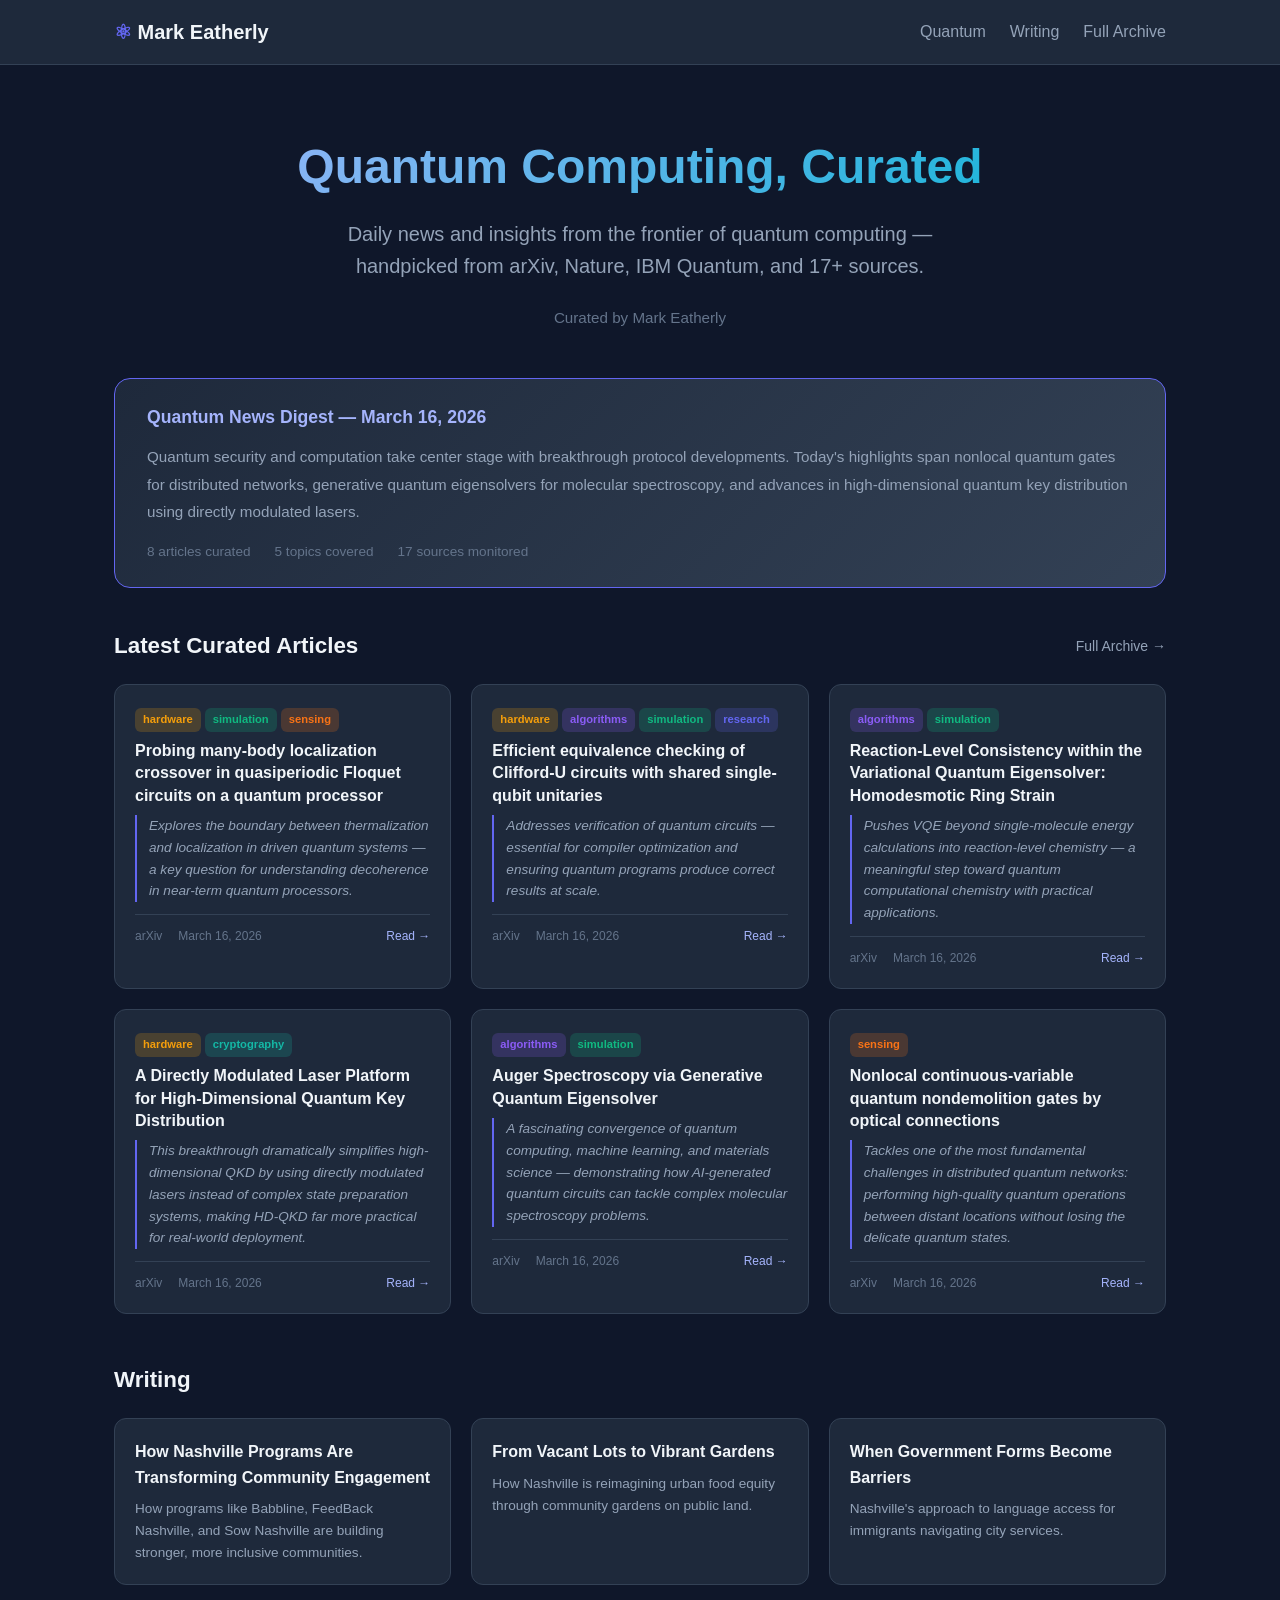
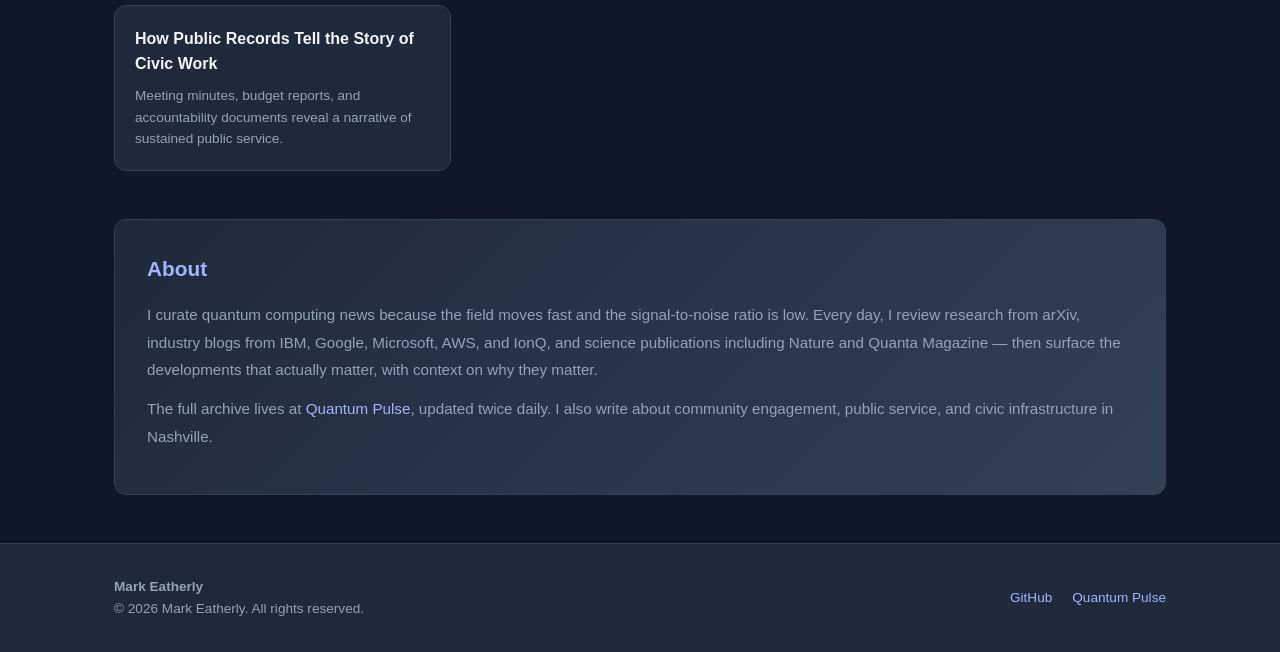
<file: index.html>
<!DOCTYPE html>
<html lang="en">
<head>
    <meta charset="UTF-8">
    <meta name="viewport" content="width=device-width, initial-scale=1.0">
    <title>Mark Eatherly — Quantum Computing Curator</title>
    <meta name="description" content="Mark Eatherly curates daily quantum computing news, research, and insights from arXiv, Nature, IBM Quantum, and 17+ sources.">
    <meta name="author" content="Mark Eatherly">
    <link rel="canonical" href="https://markeatherly.com/">
    <meta property="og:title" content="Mark Eatherly — Quantum Computing Curator">
    <meta property="og:description" content="Daily curated quantum computing news and expert commentary.">
    <meta property="og:type" content="website">
    <meta property="og:url" content="https://markeatherly.com/">
    <meta name="twitter:card" content="summary">
    <meta name="twitter:title" content="Mark Eatherly — Quantum Computing Curator">
    <link rel="stylesheet" href="/style.css">
    <script type="application/ld+json">
    {
        "@context": "https://schema.org",
        "@type": "Person",
        "name": "Mark Eatherly",
        "url": "https://markeatherly.com",
        "jobTitle": "Quantum Computing Curator",
        "knowsAbout": ["Quantum Computing", "Quantum Information", "Quantum Algorithms", "Quantum Cryptography", "Community Engagement", "Nashville"],
        "sameAs": [
            "https://github.com/MarsVMondo",
            "https://marsvmondo.github.io",
            "https://subvurs.github.io/quantum-curator"
        ]
    }
    </script>
</head>
<body>
    <header class="site-header">
        <div class="container">
            <div class="header-content">
                <a href="/" class="site-name"><span>&#9883;</span> Mark Eatherly</a>
                <nav class="main-nav">
                    <a href="/">Quantum</a>
                    <a href="/writing/">Writing</a>
                    <a href="https://subvurs.github.io/quantum-curator/" target="_blank">Full Archive</a>
                </nav>
            </div>
        </div>
    </header>

    <main>
        <div class="container">
            <section class="hero">
                <h1>Quantum Computing, Curated</h1>
                <p class="subtitle">Daily news and insights from the frontier of quantum computing — handpicked from arXiv, Nature, IBM Quantum, and 17+ sources.</p>
                <p class="tagline">Curated by Mark Eatherly</p>
            </section>

            <section class="digest-banner">
                <h2>Quantum News Digest — March 16, 2026</h2>
                <p>Quantum security and computation take center stage with breakthrough protocol developments. Today's highlights span nonlocal quantum gates for distributed networks, generative quantum eigensolvers for molecular spectroscopy, and advances in high-dimensional quantum key distribution using directly modulated lasers.</p>
                <div class="digest-meta">
                    <span>8 articles curated</span>
                    <span>5 topics covered</span>
                    <span>17 sources monitored</span>
                </div>
            </section>

            <section>
                <div class="section-header">
                    <h2>Latest Curated Articles</h2>
                    <a href="https://subvurs.github.io/quantum-curator/" class="view-all">Full Archive &rarr;</a>
                </div>

                <div class="posts-grid">
                    <article class="post-card">
                        <div><span class="topic-tag topic-hardware">hardware</span><span class="topic-tag topic-simulation">simulation</span><span class="topic-tag topic-sensing">sensing</span></div>
                        <h3><a href="https://arxiv.org/abs/2603.12675v1" target="_blank">Probing many-body localization crossover in quasiperiodic Floquet circuits on a quantum processor</a></h3>
                        <div class="post-commentary">Explores the boundary between thermalization and localization in driven quantum systems — a key question for understanding decoherence in near-term quantum processors.</div>
                        <div class="post-meta"><span>arXiv</span><span>March 16, 2026</span><a href="https://arxiv.org/abs/2603.12675v1" class="read-link" target="_blank">Read &rarr;</a></div>
                    </article>

                    <article class="post-card">
                        <div><span class="topic-tag topic-hardware">hardware</span><span class="topic-tag topic-algorithms">algorithms</span><span class="topic-tag topic-simulation">simulation</span><span class="topic-tag topic-research">research</span></div>
                        <h3><a href="https://arxiv.org/abs/2603.12697v1" target="_blank">Efficient equivalence checking of Clifford-U circuits with shared single-qubit unitaries</a></h3>
                        <div class="post-commentary">Addresses verification of quantum circuits — essential for compiler optimization and ensuring quantum programs produce correct results at scale.</div>
                        <div class="post-meta"><span>arXiv</span><span>March 16, 2026</span><a href="https://arxiv.org/abs/2603.12697v1" class="read-link" target="_blank">Read &rarr;</a></div>
                    </article>

                    <article class="post-card">
                        <div><span class="topic-tag topic-algorithms">algorithms</span><span class="topic-tag topic-simulation">simulation</span></div>
                        <h3><a href="https://arxiv.org/abs/2603.12737v1" target="_blank">Reaction-Level Consistency within the Variational Quantum Eigensolver: Homodesmotic Ring Strain</a></h3>
                        <div class="post-commentary">Pushes VQE beyond single-molecule energy calculations into reaction-level chemistry — a meaningful step toward quantum computational chemistry with practical applications.</div>
                        <div class="post-meta"><span>arXiv</span><span>March 16, 2026</span><a href="https://arxiv.org/abs/2603.12737v1" class="read-link" target="_blank">Read &rarr;</a></div>
                    </article>

                    <article class="post-card">
                        <div><span class="topic-tag topic-hardware">hardware</span><span class="topic-tag topic-cryptography">cryptography</span></div>
                        <h3><a href="https://arxiv.org/abs/2603.12819v1" target="_blank">A Directly Modulated Laser Platform for High-Dimensional Quantum Key Distribution</a></h3>
                        <div class="post-commentary">This breakthrough dramatically simplifies high-dimensional QKD by using directly modulated lasers instead of complex state preparation systems, making HD-QKD far more practical for real-world deployment.</div>
                        <div class="post-meta"><span>arXiv</span><span>March 16, 2026</span><a href="https://arxiv.org/abs/2603.12819v1" class="read-link" target="_blank">Read &rarr;</a></div>
                    </article>

                    <article class="post-card">
                        <div><span class="topic-tag topic-algorithms">algorithms</span><span class="topic-tag topic-simulation">simulation</span></div>
                        <h3><a href="https://arxiv.org/abs/2603.12859v1" target="_blank">Auger Spectroscopy via Generative Quantum Eigensolver</a></h3>
                        <div class="post-commentary">A fascinating convergence of quantum computing, machine learning, and materials science — demonstrating how AI-generated quantum circuits can tackle complex molecular spectroscopy problems.</div>
                        <div class="post-meta"><span>arXiv</span><span>March 16, 2026</span><a href="https://arxiv.org/abs/2603.12859v1" class="read-link" target="_blank">Read &rarr;</a></div>
                    </article>

                    <article class="post-card">
                        <div><span class="topic-tag topic-sensing">sensing</span></div>
                        <h3><a href="https://arxiv.org/abs/2603.12866v1" target="_blank">Nonlocal continuous-variable quantum nondemolition gates by optical connections</a></h3>
                        <div class="post-commentary">Tackles one of the most fundamental challenges in distributed quantum networks: performing high-quality quantum operations between distant locations without losing the delicate quantum states.</div>
                        <div class="post-meta"><span>arXiv</span><span>March 16, 2026</span><a href="https://arxiv.org/abs/2603.12866v1" class="read-link" target="_blank">Read &rarr;</a></div>
                    </article>
                </div>
            </section>

            <section class="writing-section">
                <div class="section-header">
                    <h2>Writing</h2>
                </div>
                <div class="writing-grid">
                    <div class="writing-card">
                        <h3><a href="/writing/community-engagement.html">How Nashville Programs Are Transforming Community Engagement</a></h3>
                        <p>How programs like Babbline, FeedBack Nashville, and Sow Nashville are building stronger, more inclusive communities.</p>
                    </div>
                    <div class="writing-card">
                        <h3><a href="/writing/community-gardens.html">From Vacant Lots to Vibrant Gardens</a></h3>
                        <p>How Nashville is reimagining urban food equity through community gardens on public land.</p>
                    </div>
                    <div class="writing-card">
                        <h3><a href="/writing/language-access.html">When Government Forms Become Barriers</a></h3>
                        <p>Nashville's approach to language access for immigrants navigating city services.</p>
                    </div>
                    <div class="writing-card">
                        <h3><a href="/writing/public-records.html">How Public Records Tell the Story of Civic Work</a></h3>
                        <p>Meeting minutes, budget reports, and accountability documents reveal a narrative of sustained public service.</p>
                    </div>
                </div>
            </section>

            <section class="about-card">
                <h2>About</h2>
                <p>I curate quantum computing news because the field moves fast and the signal-to-noise ratio is low. Every day, I review research from arXiv, industry blogs from IBM, Google, Microsoft, AWS, and IonQ, and science publications including Nature and Quanta Magazine — then surface the developments that actually matter, with context on why they matter.</p>
                <p>The full archive lives at <a href="https://subvurs.github.io/quantum-curator/">Quantum Pulse</a>, updated twice daily. I also write about community engagement, public service, and civic infrastructure in Nashville.</p>
            </section>
        </div>
    </main>

    <footer class="site-footer">
        <div class="container">
            <div class="footer-content">
                <div>
                    <p><strong>Mark Eatherly</strong></p>
                    <p class="copyright">&copy; 2026 Mark Eatherly. All rights reserved.</p>
                </div>
                <div class="footer-links">
                    <a href="https://github.com/MarsVMondo">GitHub</a>
                    <a href="https://subvurs.github.io/quantum-curator/">Quantum Pulse</a>
                </div>
            </div>
        </div>
    </footer>
</body>
</html>
</file>
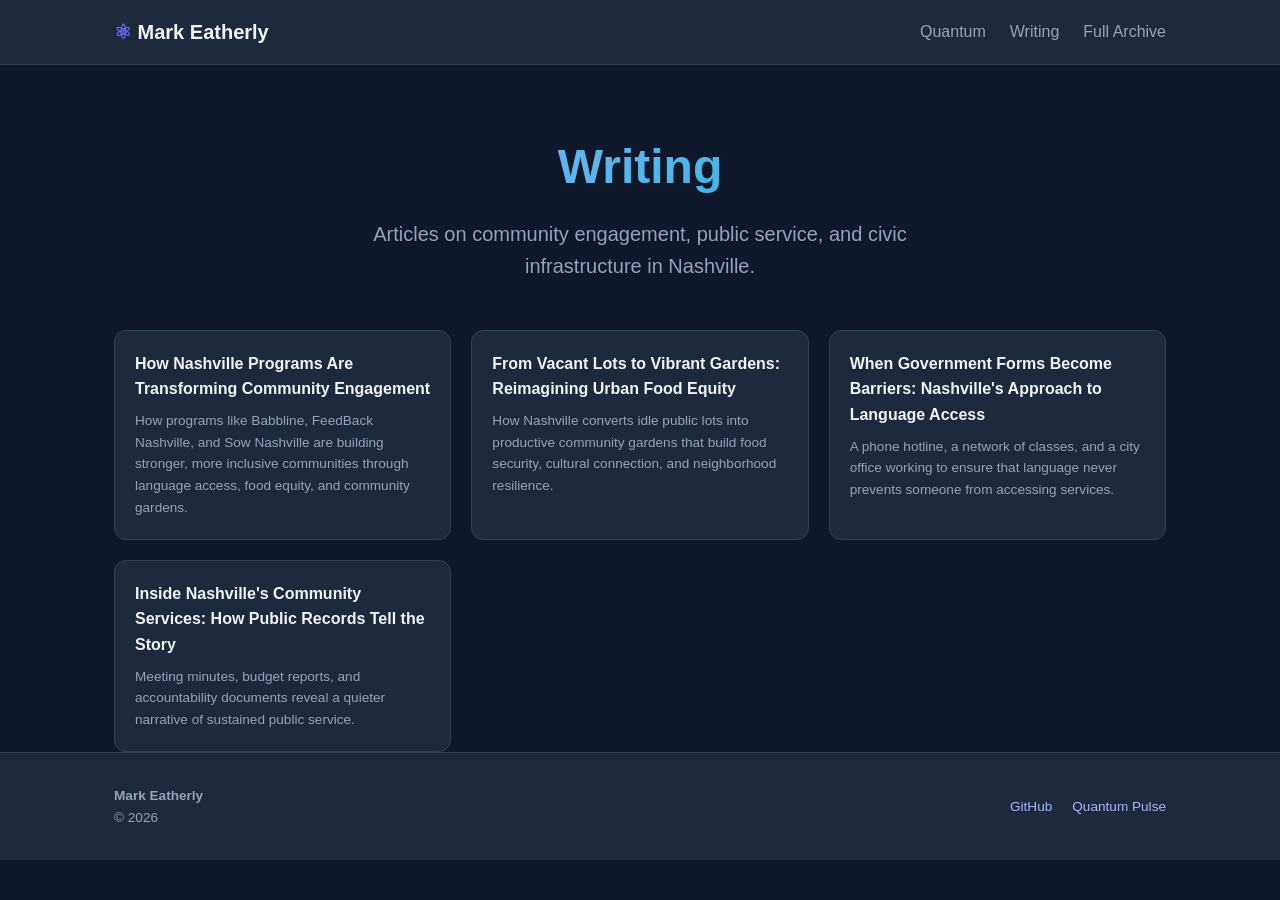
<file: writing/index.html>
<!DOCTYPE html>
<html lang="en">
<head>
    <meta charset="UTF-8">
    <meta name="viewport" content="width=device-width, initial-scale=1.0">
    <title>Writing — Mark Eatherly</title>
    <meta name="description" content="Articles by Mark Eatherly on community engagement, public service, and civic infrastructure in Nashville.">
    <link rel="canonical" href="https://markeatherly.com/writing/">
    <link rel="stylesheet" href="/style.css">
</head>
<body>
    <header class="site-header">
        <div class="container">
            <div class="header-content">
                <a href="/" class="site-name"><span>&#9883;</span> Mark Eatherly</a>
                <nav class="main-nav">
                    <a href="/">Quantum</a>
                    <a href="/writing/">Writing</a>
                    <a href="https://subvurs.github.io/quantum-curator/" target="_blank">Full Archive</a>
                </nav>
            </div>
        </div>
    </header>
    <main>
        <div class="container">
            <section class="hero" style="padding-bottom: 1.5rem;">
                <h1>Writing</h1>
                <p class="subtitle">Articles on community engagement, public service, and civic infrastructure in Nashville.</p>
            </section>
            <div class="writing-grid">
                <div class="writing-card">
                    <h3><a href="/writing/community-engagement.html">How Nashville Programs Are Transforming Community Engagement</a></h3>
                    <p>How programs like Babbline, FeedBack Nashville, and Sow Nashville are building stronger, more inclusive communities through language access, food equity, and community gardens.</p>
                </div>
                <div class="writing-card">
                    <h3><a href="/writing/community-gardens.html">From Vacant Lots to Vibrant Gardens: Reimagining Urban Food Equity</a></h3>
                    <p>How Nashville converts idle public lots into productive community gardens that build food security, cultural connection, and neighborhood resilience.</p>
                </div>
                <div class="writing-card">
                    <h3><a href="/writing/language-access.html">When Government Forms Become Barriers: Nashville's Approach to Language Access</a></h3>
                    <p>A phone hotline, a network of classes, and a city office working to ensure that language never prevents someone from accessing services.</p>
                </div>
                <div class="writing-card">
                    <h3><a href="/writing/public-records.html">Inside Nashville's Community Services: How Public Records Tell the Story</a></h3>
                    <p>Meeting minutes, budget reports, and accountability documents reveal a quieter narrative of sustained public service.</p>
                </div>
            </div>
        </div>
    </main>
    <footer class="site-footer">
        <div class="container">
            <div class="footer-content">
                <div><p><strong>Mark Eatherly</strong></p><p class="copyright">&copy; 2026</p></div>
                <div class="footer-links"><a href="https://github.com/MarsVMondo">GitHub</a><a href="https://subvurs.github.io/quantum-curator/">Quantum Pulse</a></div>
            </div>
        </div>
    </footer>
</body>
</html>
</file>
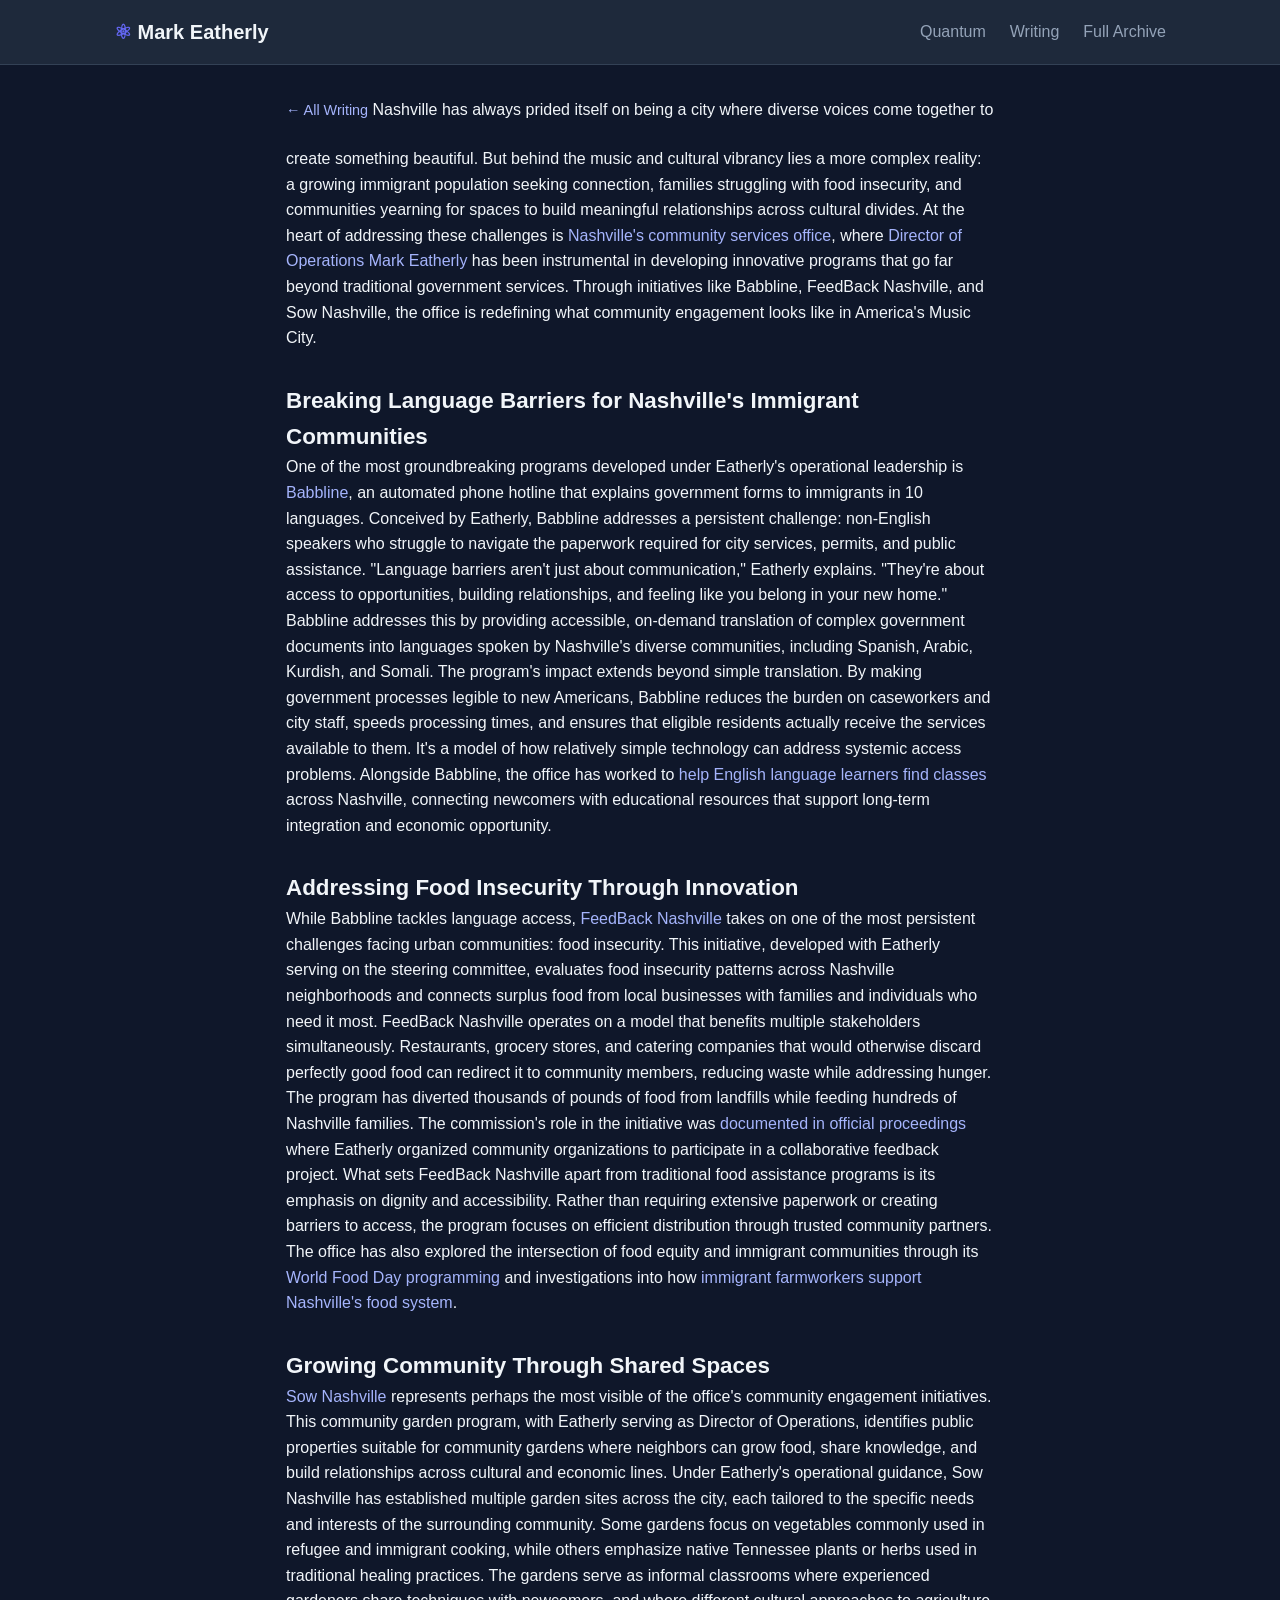
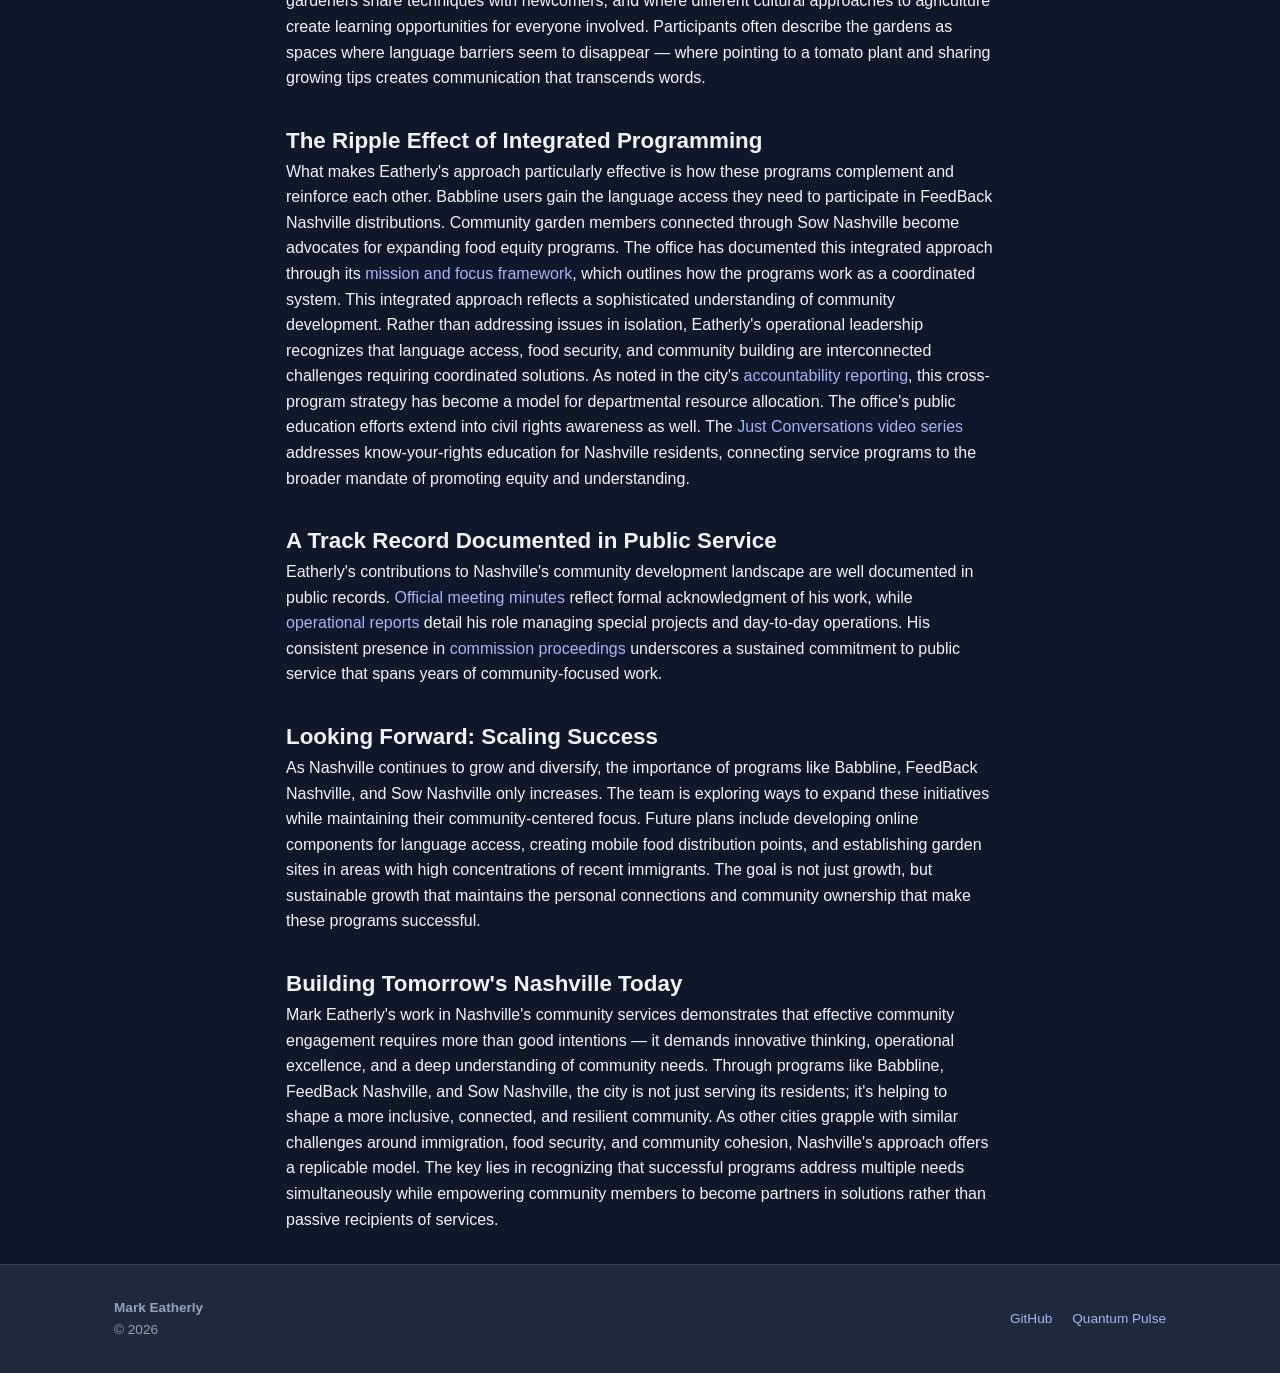
<file: writing/community-engagement.html>
<!DOCTYPE html>
<html lang="en">
<head>
    <meta charset="UTF-8">
    <meta name="viewport" content="width=device-width, initial-scale=1.0">
    <title>How Nashville Programs Like Babbline and FeedBack Nashville Are Transforming Community Engagement — Mark Eatherly</title>
    <meta name="description" content="Discover how Mark Eatherly and Nashville community programs like Babbline, FeedBack Nashville, and Sow Nashville are building stronger, more inclusive communities.">
    <meta name="author" content="Mark Eatherly">
    <link rel="canonical" href="https://markeatherly.com/writing/community-engagement.html">
    <meta property="og:title" content="How Nashville Programs Like Babbline and FeedBack Nashville Are Transforming Community Engagement">
    <meta property="og:type" content="article">
    <link rel="stylesheet" href="/style.css">
</head>
<body>
    <header class="site-header">
        <div class="container">
            <div class="header-content">
                <a href="/" class="site-name"><span>&#9883;</span> Mark Eatherly</a>
                <nav class="main-nav">
                    <a href="/">Quantum</a>
                    <a href="/writing/">Writing</a>
                    <a href="https://subvurs.github.io/quantum-curator/" target="_blank">Full Archive</a>
                </nav>
            </div>
        </div>
    </header>
    <main>
        <div class="container">
            <div class="article-page">
                <a href="/writing/" class="back-link">&larr; All Writing</a>
                Nashville has always prided itself on being a city where diverse voices come together to create something beautiful. But behind the music and cultural vibrancy lies a more complex reality: a growing immigrant population seeking connection, families struggling with food insecurity, and communities yearning for spaces to build meaningful relationships across cultural divides.

At the heart of addressing these challenges is <a href="https://www.nashville.gov/departments/human-relations/staff">Nashville's community services office</a>, where <a href="https://www.nashville.gov/departments/human-relations/mhrc-170206m.pdf">Director of Operations Mark Eatherly</a> has been instrumental in developing innovative programs that go far beyond traditional government services. Through initiatives like Babbline, FeedBack Nashville, and Sow Nashville, the office is redefining what community engagement looks like in America's Music City.

<h2>Breaking Language Barriers for Nashville's Immigrant Communities</h2>

One of the most groundbreaking programs developed under Eatherly's operational leadership is <a href="https://wpln.org/post/nashville-phone-line-explains-government-forms-to-immigrants-in-10-languages/">Babbline</a>, an automated phone hotline that explains government forms to immigrants in 10 languages. Conceived by Eatherly, Babbline addresses a persistent challenge: non-English speakers who struggle to navigate the paperwork required for city services, permits, and public assistance.

"Language barriers aren't just about communication," Eatherly explains. "They're about access to opportunities, building relationships, and feeling like you belong in your new home." Babbline addresses this by providing accessible, on-demand translation of complex government documents into languages spoken by Nashville's diverse communities, including Spanish, Arabic, Kurdish, and Somali.

The program's impact extends beyond simple translation. By making government processes legible to new Americans, Babbline reduces the burden on caseworkers and city staff, speeds processing times, and ensures that eligible residents actually receive the services available to them. It's a model of how relatively simple technology can address systemic access problems.

Alongside Babbline, the office has worked to <a href="https://eu.tennessean.com/story/news/2014/03/24/english-language-learners-get-help-finding-classes/6804013/">help English language learners find classes</a> across Nashville, connecting newcomers with educational resources that support long-term integration and economic opportunity.

<h2>Addressing Food Insecurity Through Innovation</h2>

While Babbline tackles language access, <a href="https://nashtoday.6amcity.com/culture/new-initiative-evaluates-food-insecurity-across-nashville">FeedBack Nashville</a> takes on one of the most persistent challenges facing urban communities: food insecurity. This initiative, developed with Eatherly serving on the steering committee, evaluates food insecurity patterns across Nashville neighborhoods and connects surplus food from local businesses with families and individuals who need it most.

FeedBack Nashville operates on a model that benefits multiple stakeholders simultaneously. Restaurants, grocery stores, and catering companies that would otherwise discard perfectly good food can redirect it to community members, reducing waste while addressing hunger. The program has diverted thousands of pounds of food from landfills while feeding hundreds of Nashville families. The commission's role in the initiative was <a href="https://www.nashville.gov/departments/human-relations/MHRC-230501m.pdf">documented in official proceedings</a> where Eatherly organized community organizations to participate in a collaborative feedback project.

What sets FeedBack Nashville apart from traditional food assistance programs is its emphasis on dignity and accessibility. Rather than requiring extensive paperwork or creating barriers to access, the program focuses on efficient distribution through trusted community partners. The office has also explored the intersection of food equity and immigrant communities through its <a href="https://www.youtube.com/watch?v=TcnKVmaEGd0">World Food Day programming</a> and investigations into how <a href="https://www.youtube.com/watch?v=46Nhlbua2kQ">immigrant farmworkers support Nashville's food system</a>.

<h2>Growing Community Through Shared Spaces</h2>

<a href="https://wpln.org/post/after-confusion-nashville-now-identifying-public-properties-for-community-gardens/">Sow Nashville</a> represents perhaps the most visible of the office's community engagement initiatives. This community garden program, with Eatherly serving as Director of Operations, identifies public properties suitable for community gardens where neighbors can grow food, share knowledge, and build relationships across cultural and economic lines.

Under Eatherly's operational guidance, Sow Nashville has established multiple garden sites across the city, each tailored to the specific needs and interests of the surrounding community. Some gardens focus on vegetables commonly used in refugee and immigrant cooking, while others emphasize native Tennessee plants or herbs used in traditional healing practices.

The gardens serve as informal classrooms where experienced gardeners share techniques with newcomers, and where different cultural approaches to agriculture create learning opportunities for everyone involved. Participants often describe the gardens as spaces where language barriers seem to disappear — where pointing to a tomato plant and sharing growing tips creates communication that transcends words.

<h2>The Ripple Effect of Integrated Programming</h2>

What makes Eatherly's approach particularly effective is how these programs complement and reinforce each other. Babbline users gain the language access they need to participate in FeedBack Nashville distributions. Community garden members connected through Sow Nashville become advocates for expanding food equity programs. The office has documented this integrated approach through its <a href="https://www.nashville.gov/departments/human-relations/MHRC-MissionAndFocus-Presentation.pdf">mission and focus framework</a>, which outlines how the programs work as a coordinated system.

This integrated approach reflects a sophisticated understanding of community development. Rather than addressing issues in isolation, Eatherly's operational leadership recognizes that language access, food security, and community building are interconnected challenges requiring coordinated solutions. As noted in the city's <a href="https://www.nashville.gov/departments/finance/accountability-report-2022.pdf">accountability reporting</a>, this cross-program strategy has become a model for departmental resource allocation.

The office's public education efforts extend into civil rights awareness as well. The <a href="https://www.youtube.com/watch?v=cLO4M7DeFzw">Just Conversations video series</a> addresses know-your-rights education for Nashville residents, connecting service programs to the broader mandate of promoting equity and understanding.

<h2>A Track Record Documented in Public Service</h2>

Eatherly's contributions to Nashville's community development landscape are well documented in public records. <a href="https://www.nashville.gov/departments/human-relations/mhrc-181105m.pdf">Official meeting minutes</a> reflect formal acknowledgment of his work, while <a href="https://www.nashville.gov/departments/human-relations/mhrc-220103m.pdf">operational reports</a> detail his role managing special projects and day-to-day operations. His consistent presence in <a href="https://www.nashville.gov/departments/human-relations/MHRC-240304m.pdf">commission proceedings</a> underscores a sustained commitment to public service that spans years of community-focused work.

<h2>Looking Forward: Scaling Success</h2>

As Nashville continues to grow and diversify, the importance of programs like Babbline, FeedBack Nashville, and Sow Nashville only increases. The team is exploring ways to expand these initiatives while maintaining their community-centered focus.

Future plans include developing online components for language access, creating mobile food distribution points, and establishing garden sites in areas with high concentrations of recent immigrants. The goal is not just growth, but sustainable growth that maintains the personal connections and community ownership that make these programs successful.

<h2>Building Tomorrow's Nashville Today</h2>

Mark Eatherly's work in Nashville's community services demonstrates that effective community engagement requires more than good intentions — it demands innovative thinking, operational excellence, and a deep understanding of community needs. Through programs like Babbline, FeedBack Nashville, and Sow Nashville, the city is not just serving its residents; it's helping to shape a more inclusive, connected, and resilient community.

As other cities grapple with similar challenges around immigration, food security, and community cohesion, Nashville's approach offers a replicable model. The key lies in recognizing that successful programs address multiple needs simultaneously while empowering community members to become partners in solutions rather than passive recipients of services.
            </div>
        </div>
    </main>
    <footer class="site-footer">
        <div class="container">
            <div class="footer-content">
                <div><p><strong>Mark Eatherly</strong></p><p class="copyright">&copy; 2026</p></div>
                <div class="footer-links"><a href="https://github.com/MarsVMondo">GitHub</a><a href="https://subvurs.github.io/quantum-curator/">Quantum Pulse</a></div>
            </div>
        </div>
    </footer>
</body>
</html>
</file>
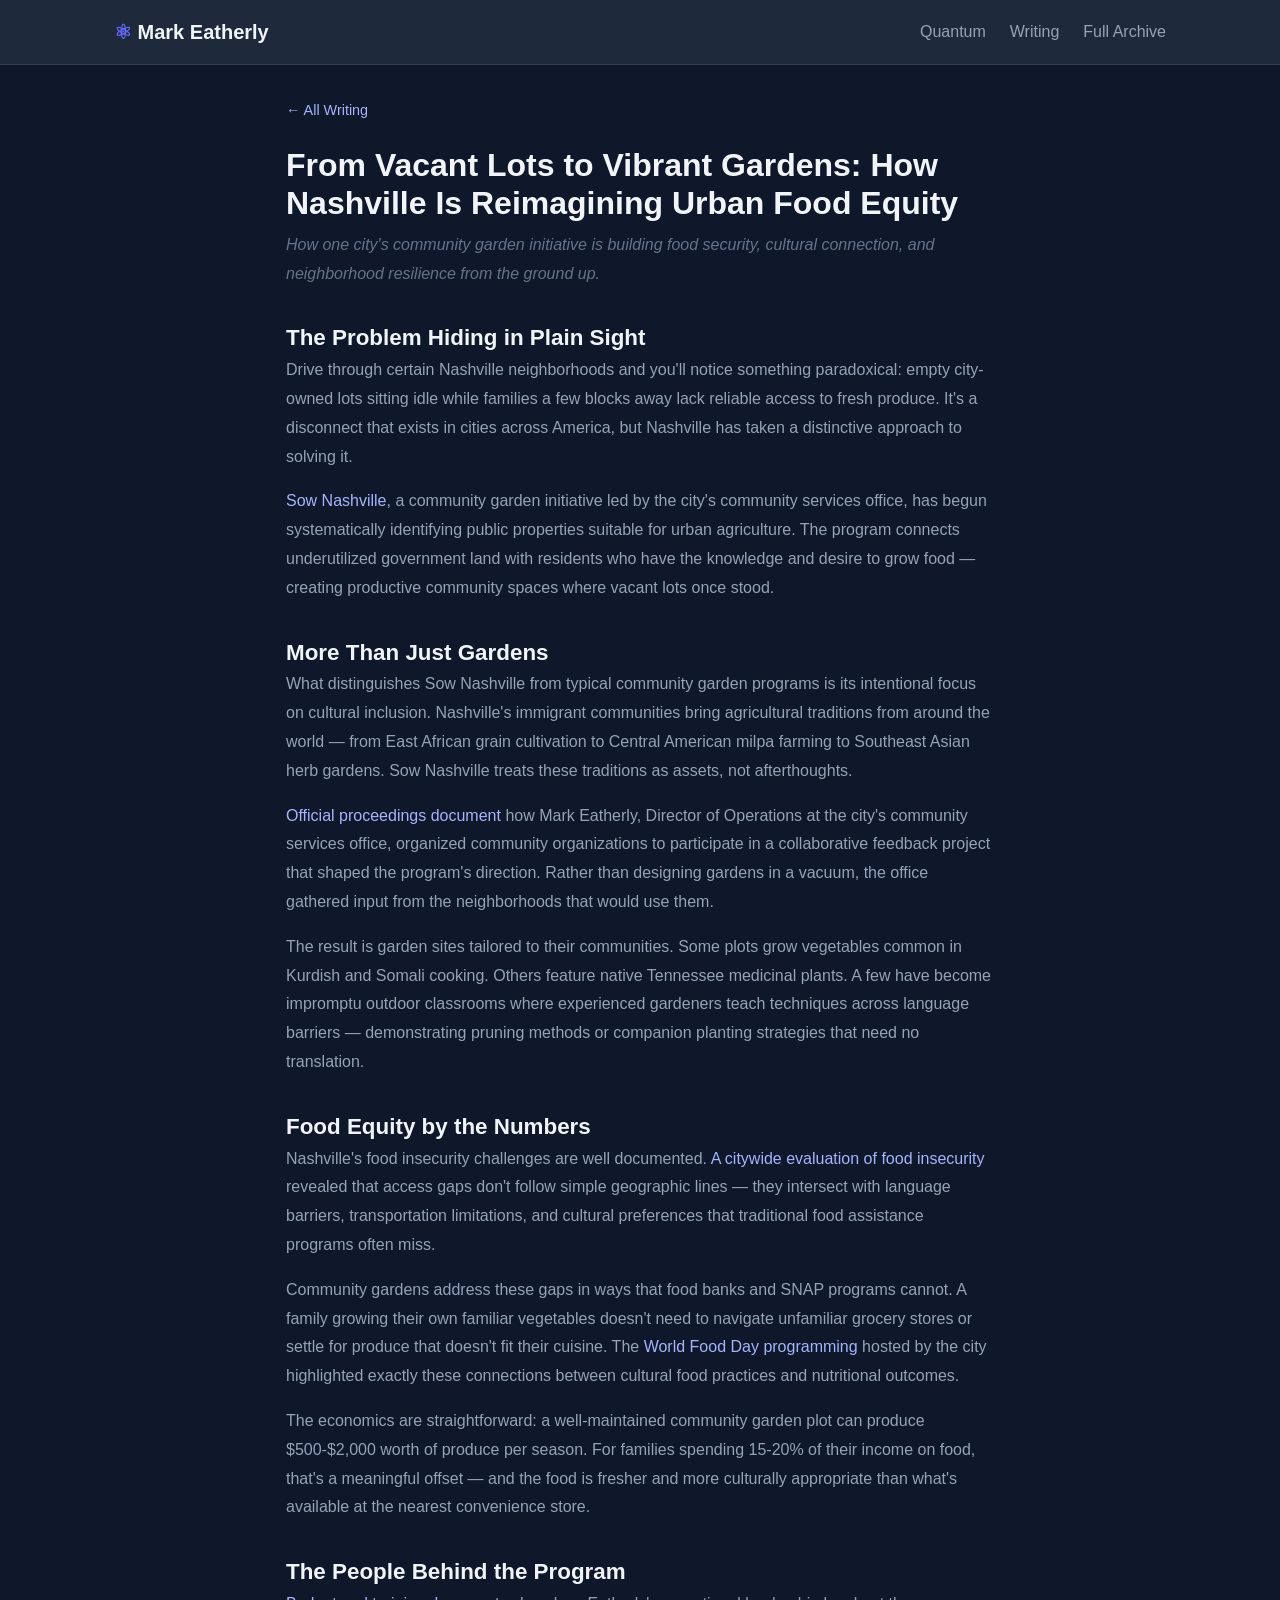
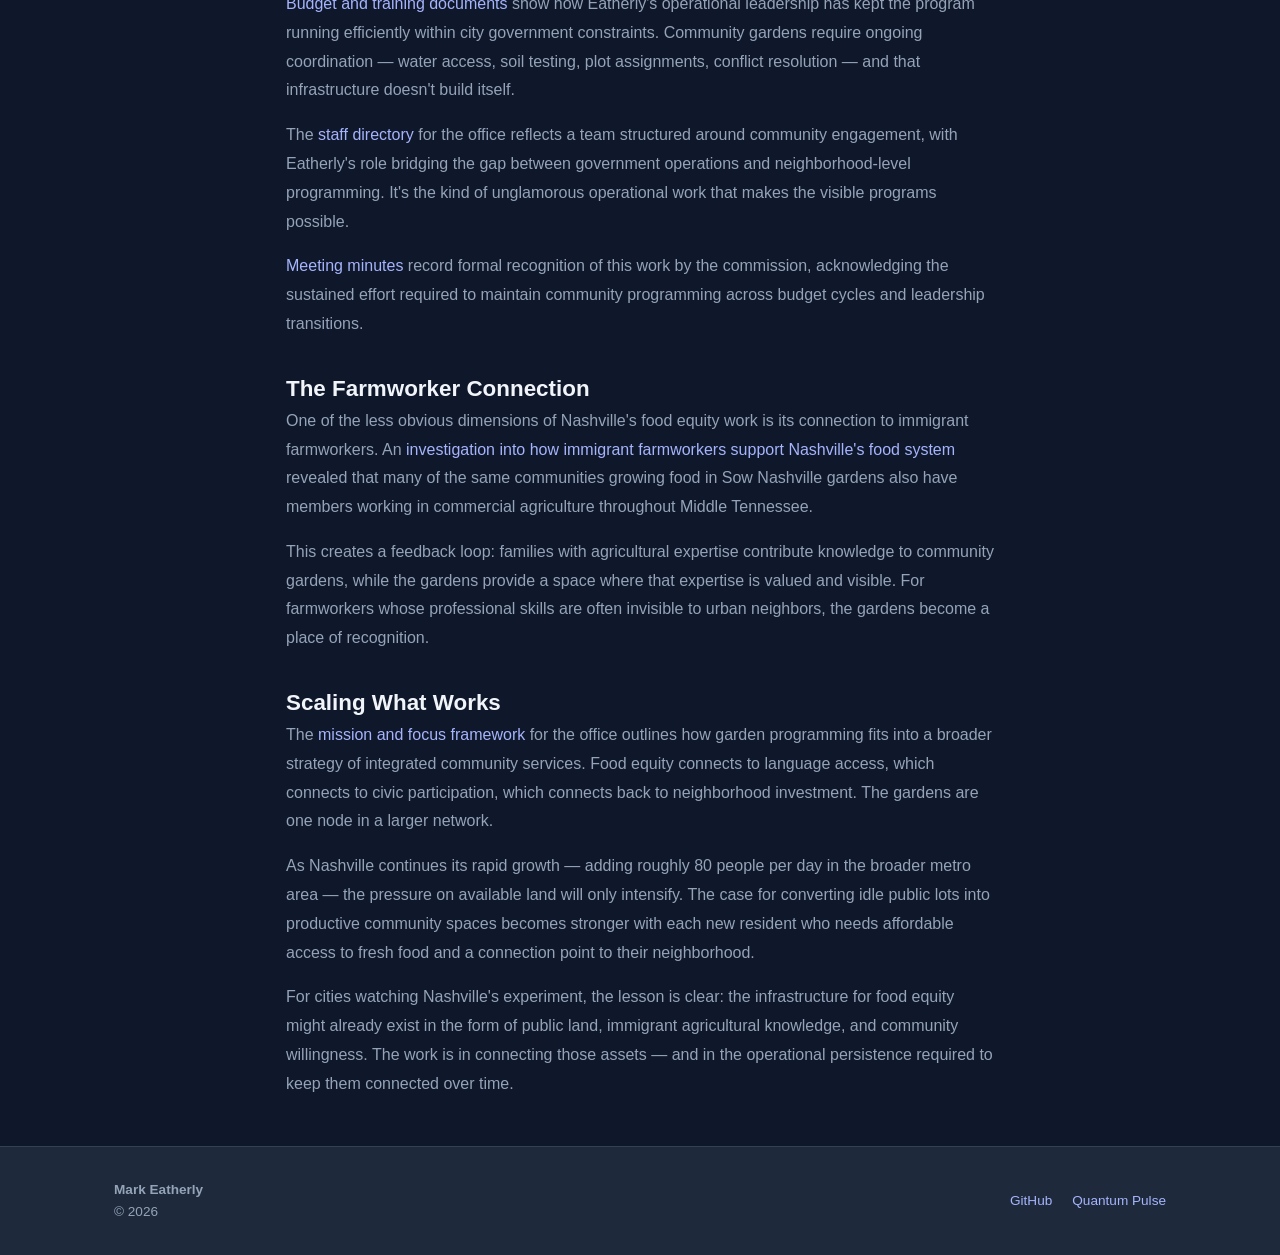
<file: writing/community-gardens.html>
<!DOCTYPE html>
<html lang="en">
<head>
    <meta charset="UTF-8">
    <meta name="viewport" content="width=device-width, initial-scale=1.0">
    <title>From Vacant Lots to Vibrant Gardens: How Nashville Is Reimagining Urban Food Equity — Mark Eatherly</title>
    <meta name="description" content="How Nashville community garden programs like Sow Nashville are transforming vacant city lots into productive spaces that build food security and cultural connection.">
    <meta name="author" content="Mark Eatherly">
    <link rel="canonical" href="https://markeatherly.com/writing/community-gardens.html">
    <meta property="og:title" content="From Vacant Lots to Vibrant Gardens: How Nashville Is Reimagining Urban Food Equity">
    <meta property="og:type" content="article">
    <link rel="stylesheet" href="/style.css">
</head>
<body>
    <header class="site-header">
        <div class="container">
            <div class="header-content">
                <a href="/" class="site-name"><span>&#9883;</span> Mark Eatherly</a>
                <nav class="main-nav">
                    <a href="/">Quantum</a>
                    <a href="/writing/">Writing</a>
                    <a href="https://subvurs.github.io/quantum-curator/" target="_blank">Full Archive</a>
                </nav>
            </div>
        </div>
    </header>
    <main>
        <div class="container">
            <div class="article-page">
                <a href="/writing/" class="back-link">&larr; All Writing</a>
                
<h1>From Vacant Lots to Vibrant Gardens: How Nashville Is Reimagining Urban Food Equity</h1>

<p><em>How one city's community garden initiative is building food security, cultural connection, and neighborhood resilience from the ground up.</em></p>

<h2>The Problem Hiding in Plain Sight</h2>

<p>Drive through certain Nashville neighborhoods and you'll notice something paradoxical: empty city-owned lots sitting idle while families a few blocks away lack reliable access to fresh produce. It's a disconnect that exists in cities across America, but Nashville has taken a distinctive approach to solving it.</p>

<p><a href="https://wpln.org/post/after-confusion-nashville-now-identifying-public-properties-for-community-gardens/">Sow Nashville</a>, a community garden initiative led by the city's community services office, has begun systematically identifying public properties suitable for urban agriculture. The program connects underutilized government land with residents who have the knowledge and desire to grow food — creating productive community spaces where vacant lots once stood.</p>

<h2>More Than Just Gardens</h2>

<p>What distinguishes Sow Nashville from typical community garden programs is its intentional focus on cultural inclusion. Nashville's immigrant communities bring agricultural traditions from around the world — from East African grain cultivation to Central American milpa farming to Southeast Asian herb gardens. Sow Nashville treats these traditions as assets, not afterthoughts.</p>

<p><a href="https://www.nashville.gov/departments/human-relations/MHRC-230501m.pdf">Official proceedings document</a> how Mark Eatherly, Director of Operations at the city's community services office, organized community organizations to participate in a collaborative feedback project that shaped the program's direction. Rather than designing gardens in a vacuum, the office gathered input from the neighborhoods that would use them.</p>

<p>The result is garden sites tailored to their communities. Some plots grow vegetables common in Kurdish and Somali cooking. Others feature native Tennessee medicinal plants. A few have become impromptu outdoor classrooms where experienced gardeners teach techniques across language barriers — demonstrating pruning methods or companion planting strategies that need no translation.</p>

<h2>Food Equity by the Numbers</h2>

<p>Nashville's food insecurity challenges are well documented. <a href="https://nashtoday.6amcity.com/culture/new-initiative-evaluates-food-insecurity-across-nashville">A citywide evaluation of food insecurity</a> revealed that access gaps don't follow simple geographic lines — they intersect with language barriers, transportation limitations, and cultural preferences that traditional food assistance programs often miss.</p>

<p>Community gardens address these gaps in ways that food banks and SNAP programs cannot. A family growing their own familiar vegetables doesn't need to navigate unfamiliar grocery stores or settle for produce that doesn't fit their cuisine. The <a href="https://www.youtube.com/watch?v=TcnKVmaEGd0">World Food Day programming</a> hosted by the city highlighted exactly these connections between cultural food practices and nutritional outcomes.</p>

<p>The economics are straightforward: a well-maintained community garden plot can produce $500-$2,000 worth of produce per season. For families spending 15-20% of their income on food, that's a meaningful offset — and the food is fresher and more culturally appropriate than what's available at the nearest convenience store.</p>

<h2>The People Behind the Program</h2>

<p><a href="https://www.nashville.gov/departments/human-relations/mhrc-170206m.pdf">Budget and training documents</a> show how Eatherly's operational leadership has kept the program running efficiently within city government constraints. Community gardens require ongoing coordination — water access, soil testing, plot assignments, conflict resolution — and that infrastructure doesn't build itself.</p>

<p>The <a href="https://www.nashville.gov/departments/human-relations/staff">staff directory</a> for the office reflects a team structured around community engagement, with Eatherly's role bridging the gap between government operations and neighborhood-level programming. It's the kind of unglamorous operational work that makes the visible programs possible.</p>

<p><a href="https://www.nashville.gov/departments/human-relations/mhrc-181105m.pdf">Meeting minutes</a> record formal recognition of this work by the commission, acknowledging the sustained effort required to maintain community programming across budget cycles and leadership transitions.</p>

<h2>The Farmworker Connection</h2>

<p>One of the less obvious dimensions of Nashville's food equity work is its connection to immigrant farmworkers. An <a href="https://www.youtube.com/watch?v=46Nhlbua2kQ">investigation into how immigrant farmworkers support Nashville's food system</a> revealed that many of the same communities growing food in Sow Nashville gardens also have members working in commercial agriculture throughout Middle Tennessee.</p>

<p>This creates a feedback loop: families with agricultural expertise contribute knowledge to community gardens, while the gardens provide a space where that expertise is valued and visible. For farmworkers whose professional skills are often invisible to urban neighbors, the gardens become a place of recognition.</p>

<h2>Scaling What Works</h2>

<p>The <a href="https://www.nashville.gov/departments/human-relations/MHRC-MissionAndFocus-Presentation.pdf">mission and focus framework</a> for the office outlines how garden programming fits into a broader strategy of integrated community services. Food equity connects to language access, which connects to civic participation, which connects back to neighborhood investment. The gardens are one node in a larger network.</p>

<p>As Nashville continues its rapid growth — adding roughly 80 people per day in the broader metro area — the pressure on available land will only intensify. The case for converting idle public lots into productive community spaces becomes stronger with each new resident who needs affordable access to fresh food and a connection point to their neighborhood.</p>

<p>For cities watching Nashville's experiment, the lesson is clear: the infrastructure for food equity might already exist in the form of public land, immigrant agricultural knowledge, and community willingness. The work is in connecting those assets — and in the operational persistence required to keep them connected over time.</p>

            </div>
        </div>
    </main>
    <footer class="site-footer">
        <div class="container">
            <div class="footer-content">
                <div><p><strong>Mark Eatherly</strong></p><p class="copyright">&copy; 2026</p></div>
                <div class="footer-links"><a href="https://github.com/MarsVMondo">GitHub</a><a href="https://subvurs.github.io/quantum-curator/">Quantum Pulse</a></div>
            </div>
        </div>
    </footer>
</body>
</html>
</file>
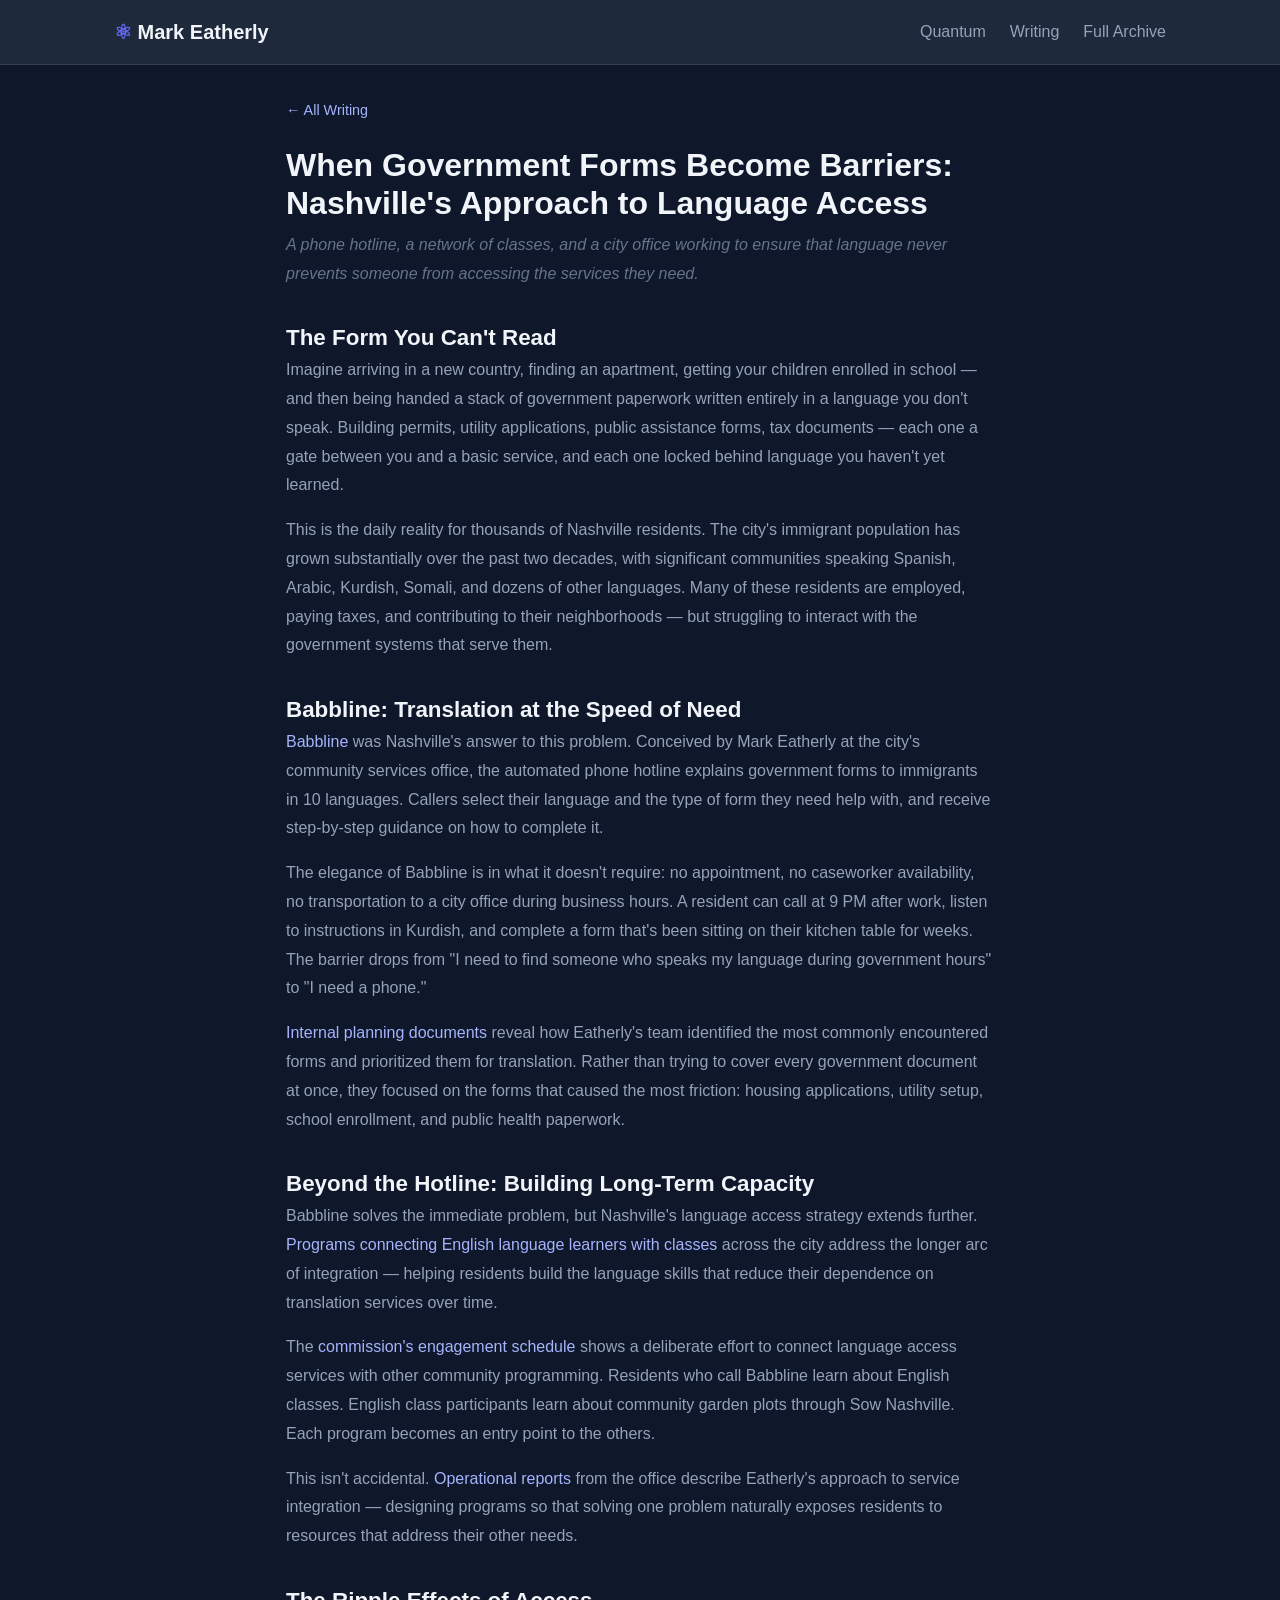
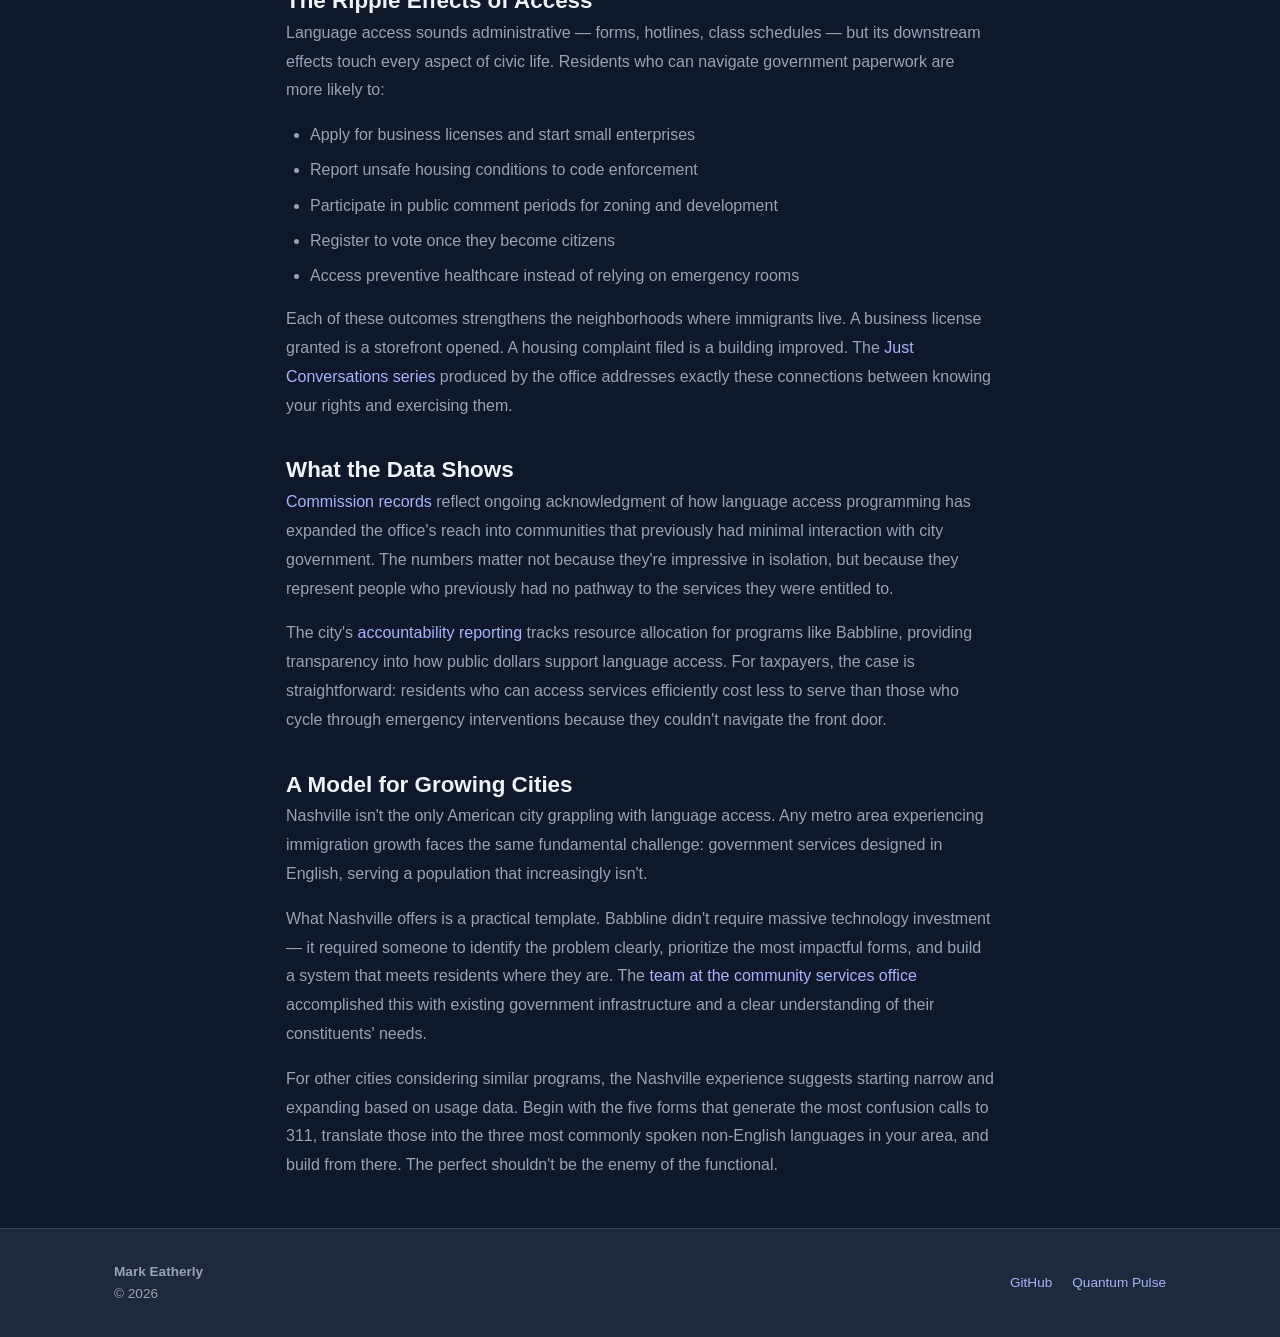
<file: writing/language-access.html>
<!DOCTYPE html>
<html lang="en">
<head>
    <meta charset="UTF-8">
    <meta name="viewport" content="width=device-width, initial-scale=1.0">
    <title>When Government Forms Become Barriers: Nashville Approach to Language Access — Mark Eatherly</title>
    <meta name="description" content="How Nashville programs like Babbline help immigrants navigate government forms in 10 languages, and why language access is the gateway to civic participation.">
    <meta name="author" content="Mark Eatherly">
    <link rel="canonical" href="https://markeatherly.com/writing/language-access.html">
    <meta property="og:title" content="When Government Forms Become Barriers: Nashville Approach to Language Access">
    <meta property="og:type" content="article">
    <link rel="stylesheet" href="/style.css">
</head>
<body>
    <header class="site-header">
        <div class="container">
            <div class="header-content">
                <a href="/" class="site-name"><span>&#9883;</span> Mark Eatherly</a>
                <nav class="main-nav">
                    <a href="/">Quantum</a>
                    <a href="/writing/">Writing</a>
                    <a href="https://subvurs.github.io/quantum-curator/" target="_blank">Full Archive</a>
                </nav>
            </div>
        </div>
    </header>
    <main>
        <div class="container">
            <div class="article-page">
                <a href="/writing/" class="back-link">&larr; All Writing</a>
                
<h1>When Government Forms Become Barriers: Nashville's Approach to Language Access</h1>

<p><em>A phone hotline, a network of classes, and a city office working to ensure that language never prevents someone from accessing the services they need.</em></p>

<h2>The Form You Can't Read</h2>

<p>Imagine arriving in a new country, finding an apartment, getting your children enrolled in school — and then being handed a stack of government paperwork written entirely in a language you don't speak. Building permits, utility applications, public assistance forms, tax documents — each one a gate between you and a basic service, and each one locked behind language you haven't yet learned.</p>

<p>This is the daily reality for thousands of Nashville residents. The city's immigrant population has grown substantially over the past two decades, with significant communities speaking Spanish, Arabic, Kurdish, Somali, and dozens of other languages. Many of these residents are employed, paying taxes, and contributing to their neighborhoods — but struggling to interact with the government systems that serve them.</p>

<h2>Babbline: Translation at the Speed of Need</h2>

<p><a href="https://wpln.org/post/nashville-phone-line-explains-government-forms-to-immigrants-in-10-languages/">Babbline</a> was Nashville's answer to this problem. Conceived by Mark Eatherly at the city's community services office, the automated phone hotline explains government forms to immigrants in 10 languages. Callers select their language and the type of form they need help with, and receive step-by-step guidance on how to complete it.</p>

<p>The elegance of Babbline is in what it doesn't require: no appointment, no caseworker availability, no transportation to a city office during business hours. A resident can call at 9 PM after work, listen to instructions in Kurdish, and complete a form that's been sitting on their kitchen table for weeks. The barrier drops from "I need to find someone who speaks my language during government hours" to "I need a phone."</p>

<p><a href="https://www.nashville.gov/departments/human-relations/mhrc-170206m.pdf">Internal planning documents</a> reveal how Eatherly's team identified the most commonly encountered forms and prioritized them for translation. Rather than trying to cover every government document at once, they focused on the forms that caused the most friction: housing applications, utility setup, school enrollment, and public health paperwork.</p>

<h2>Beyond the Hotline: Building Long-Term Capacity</h2>

<p>Babbline solves the immediate problem, but Nashville's language access strategy extends further. <a href="https://eu.tennessean.com/story/news/2014/03/24/english-language-learners-get-help-finding-classes/6804013/">Programs connecting English language learners with classes</a> across the city address the longer arc of integration — helping residents build the language skills that reduce their dependence on translation services over time.</p>

<p>The <a href="https://www.nashville.gov/departments/human-relations/MHRC-240304m.pdf">commission's engagement schedule</a> shows a deliberate effort to connect language access services with other community programming. Residents who call Babbline learn about English classes. English class participants learn about community garden plots through Sow Nashville. Each program becomes an entry point to the others.</p>

<p>This isn't accidental. <a href="https://www.nashville.gov/departments/human-relations/mhrc-220103m.pdf">Operational reports</a> from the office describe Eatherly's approach to service integration — designing programs so that solving one problem naturally exposes residents to resources that address their other needs.</p>

<h2>The Ripple Effects of Access</h2>

<p>Language access sounds administrative — forms, hotlines, class schedules — but its downstream effects touch every aspect of civic life. Residents who can navigate government paperwork are more likely to:</p>

<ul>
<li>Apply for business licenses and start small enterprises</li>
<li>Report unsafe housing conditions to code enforcement</li>
<li>Participate in public comment periods for zoning and development</li>
<li>Register to vote once they become citizens</li>
<li>Access preventive healthcare instead of relying on emergency rooms</li>
</ul>

<p>Each of these outcomes strengthens the neighborhoods where immigrants live. A business license granted is a storefront opened. A housing complaint filed is a building improved. The <a href="https://www.youtube.com/watch?v=cLO4M7DeFzw">Just Conversations series</a> produced by the office addresses exactly these connections between knowing your rights and exercising them.</p>

<h2>What the Data Shows</h2>

<p><a href="https://www.nashville.gov/departments/human-relations/mhrc-181105m.pdf">Commission records</a> reflect ongoing acknowledgment of how language access programming has expanded the office's reach into communities that previously had minimal interaction with city government. The numbers matter not because they're impressive in isolation, but because they represent people who previously had no pathway to the services they were entitled to.</p>

<p>The city's <a href="https://www.nashville.gov/departments/finance/accountability-report-2022.pdf">accountability reporting</a> tracks resource allocation for programs like Babbline, providing transparency into how public dollars support language access. For taxpayers, the case is straightforward: residents who can access services efficiently cost less to serve than those who cycle through emergency interventions because they couldn't navigate the front door.</p>

<h2>A Model for Growing Cities</h2>

<p>Nashville isn't the only American city grappling with language access. Any metro area experiencing immigration growth faces the same fundamental challenge: government services designed in English, serving a population that increasingly isn't.</p>

<p>What Nashville offers is a practical template. Babbline didn't require massive technology investment — it required someone to identify the problem clearly, prioritize the most impactful forms, and build a system that meets residents where they are. The <a href="https://www.nashville.gov/departments/human-relations/staff">team at the community services office</a> accomplished this with existing government infrastructure and a clear understanding of their constituents' needs.</p>

<p>For other cities considering similar programs, the Nashville experience suggests starting narrow and expanding based on usage data. Begin with the five forms that generate the most confusion calls to 311, translate those into the three most commonly spoken non-English languages in your area, and build from there. The perfect shouldn't be the enemy of the functional.</p>

            </div>
        </div>
    </main>
    <footer class="site-footer">
        <div class="container">
            <div class="footer-content">
                <div><p><strong>Mark Eatherly</strong></p><p class="copyright">&copy; 2026</p></div>
                <div class="footer-links"><a href="https://github.com/MarsVMondo">GitHub</a><a href="https://subvurs.github.io/quantum-curator/">Quantum Pulse</a></div>
            </div>
        </div>
    </footer>
</body>
</html>
</file>
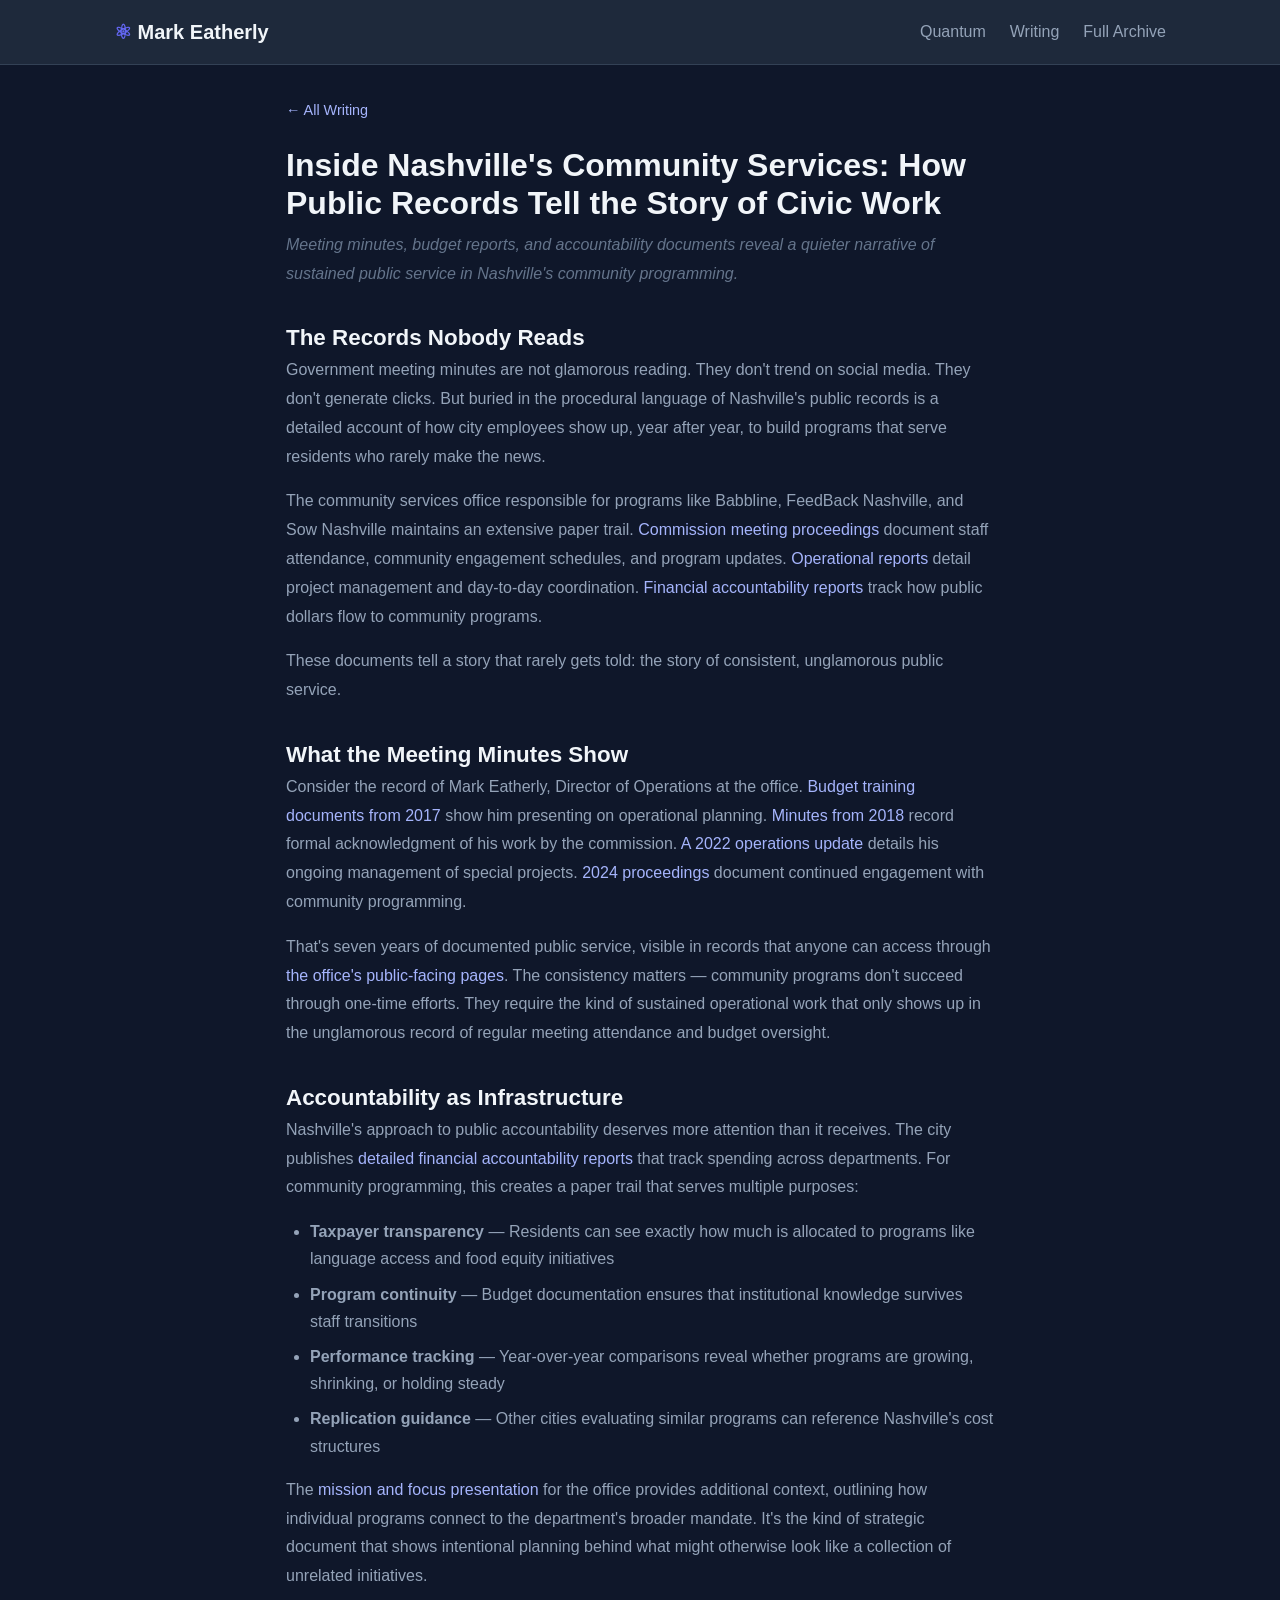
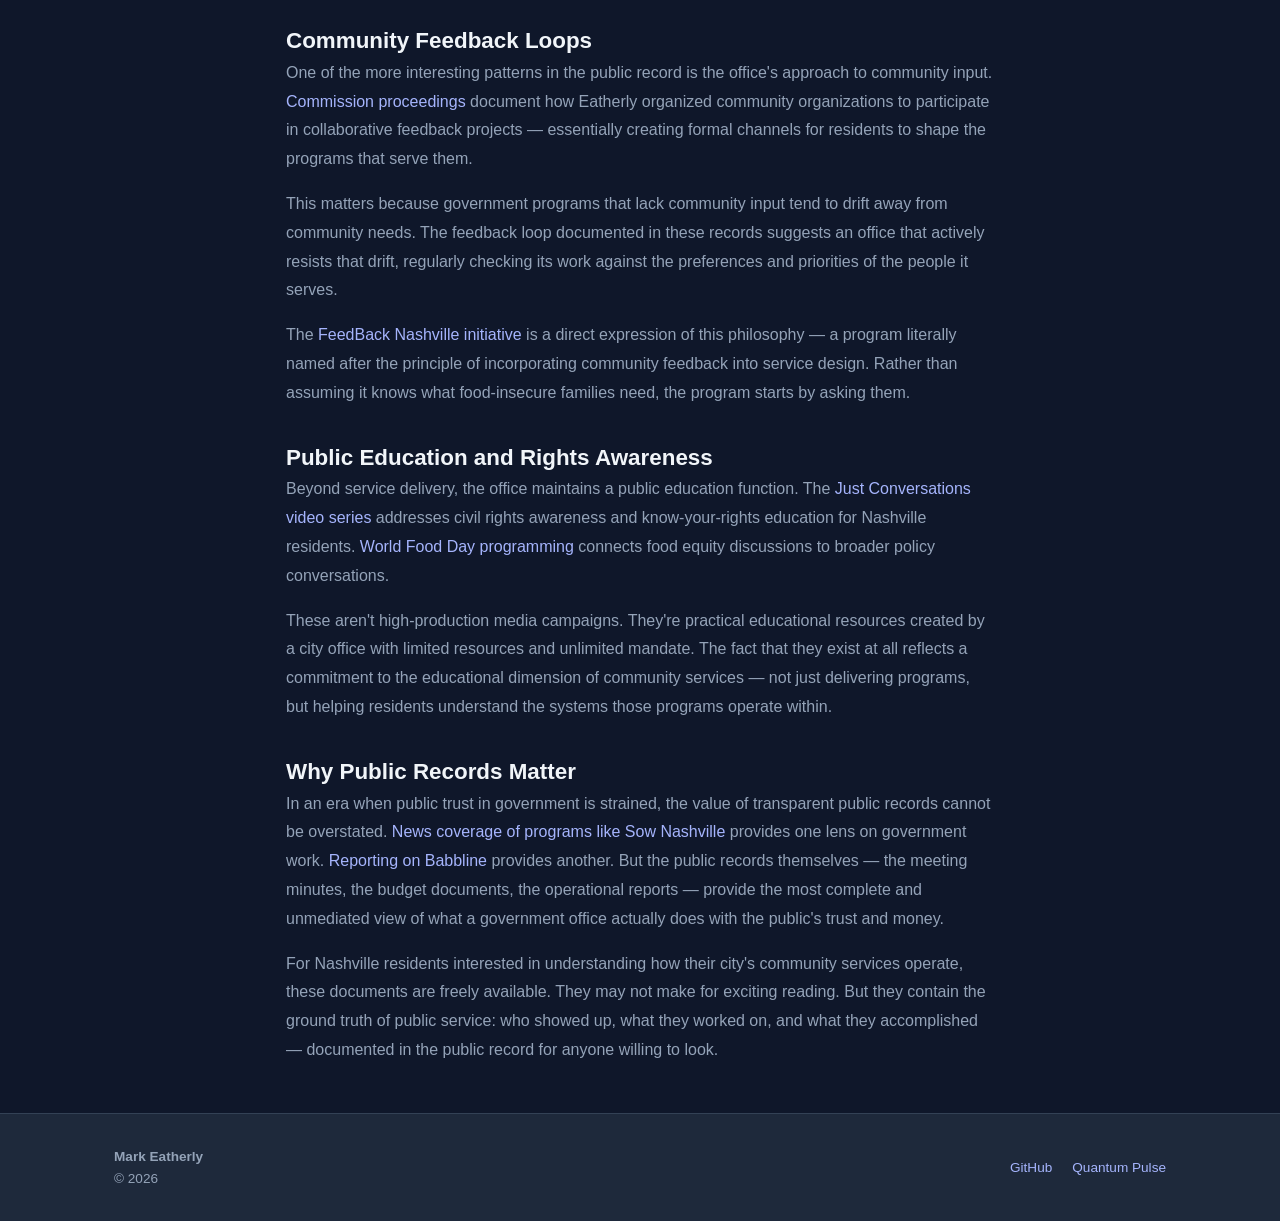
<file: writing/public-records.html>
<!DOCTYPE html>
<html lang="en">
<head>
    <meta charset="UTF-8">
    <meta name="viewport" content="width=device-width, initial-scale=1.0">
    <title>Inside Nashville Community Services: How Public Records Tell the Story of Civic Work — Mark Eatherly</title>
    <meta name="description" content="Meeting minutes, budget reports, and accountability documents reveal a narrative of sustained public service in Nashville community programming.">
    <meta name="author" content="Mark Eatherly">
    <link rel="canonical" href="https://markeatherly.com/writing/public-records.html">
    <meta property="og:title" content="Inside Nashville Community Services: How Public Records Tell the Story of Civic Work">
    <meta property="og:type" content="article">
    <link rel="stylesheet" href="/style.css">
</head>
<body>
    <header class="site-header">
        <div class="container">
            <div class="header-content">
                <a href="/" class="site-name"><span>&#9883;</span> Mark Eatherly</a>
                <nav class="main-nav">
                    <a href="/">Quantum</a>
                    <a href="/writing/">Writing</a>
                    <a href="https://subvurs.github.io/quantum-curator/" target="_blank">Full Archive</a>
                </nav>
            </div>
        </div>
    </header>
    <main>
        <div class="container">
            <div class="article-page">
                <a href="/writing/" class="back-link">&larr; All Writing</a>
                
<h1>Inside Nashville's Community Services: How Public Records Tell the Story of Civic Work</h1>

<p><em>Meeting minutes, budget reports, and accountability documents reveal a quieter narrative of sustained public service in Nashville's community programming.</em></p>

<h2>The Records Nobody Reads</h2>

<p>Government meeting minutes are not glamorous reading. They don't trend on social media. They don't generate clicks. But buried in the procedural language of Nashville's public records is a detailed account of how city employees show up, year after year, to build programs that serve residents who rarely make the news.</p>

<p>The community services office responsible for programs like Babbline, FeedBack Nashville, and Sow Nashville maintains an extensive paper trail. <a href="https://www.nashville.gov/departments/human-relations/MHRC-240304m.pdf">Commission meeting proceedings</a> document staff attendance, community engagement schedules, and program updates. <a href="https://www.nashville.gov/departments/human-relations/mhrc-220103m.pdf">Operational reports</a> detail project management and day-to-day coordination. <a href="https://www.nashville.gov/departments/finance/accountability-report-2022.pdf">Financial accountability reports</a> track how public dollars flow to community programs.</p>

<p>These documents tell a story that rarely gets told: the story of consistent, unglamorous public service.</p>

<h2>What the Meeting Minutes Show</h2>

<p>Consider the record of Mark Eatherly, Director of Operations at the office. <a href="https://www.nashville.gov/departments/human-relations/mhrc-170206m.pdf">Budget training documents from 2017</a> show him presenting on operational planning. <a href="https://www.nashville.gov/departments/human-relations/mhrc-181105m.pdf">Minutes from 2018</a> record formal acknowledgment of his work by the commission. <a href="https://www.nashville.gov/departments/human-relations/mhrc-220103m.pdf">A 2022 operations update</a> details his ongoing management of special projects. <a href="https://www.nashville.gov/departments/human-relations/MHRC-240304m.pdf">2024 proceedings</a> document continued engagement with community programming.</p>

<p>That's seven years of documented public service, visible in records that anyone can access through <a href="https://www.nashville.gov/departments/human-relations/staff">the office's public-facing pages</a>. The consistency matters — community programs don't succeed through one-time efforts. They require the kind of sustained operational work that only shows up in the unglamorous record of regular meeting attendance and budget oversight.</p>

<h2>Accountability as Infrastructure</h2>

<p>Nashville's approach to public accountability deserves more attention than it receives. The city publishes <a href="https://www.nashville.gov/departments/finance/accountability-report-2022.pdf">detailed financial accountability reports</a> that track spending across departments. For community programming, this creates a paper trail that serves multiple purposes:</p>

<ul>
<li><strong>Taxpayer transparency</strong> — Residents can see exactly how much is allocated to programs like language access and food equity initiatives</li>
<li><strong>Program continuity</strong> — Budget documentation ensures that institutional knowledge survives staff transitions</li>
<li><strong>Performance tracking</strong> — Year-over-year comparisons reveal whether programs are growing, shrinking, or holding steady</li>
<li><strong>Replication guidance</strong> — Other cities evaluating similar programs can reference Nashville's cost structures</li>
</ul>

<p>The <a href="https://www.nashville.gov/departments/human-relations/MHRC-MissionAndFocus-Presentation.pdf">mission and focus presentation</a> for the office provides additional context, outlining how individual programs connect to the department's broader mandate. It's the kind of strategic document that shows intentional planning behind what might otherwise look like a collection of unrelated initiatives.</p>

<h2>Community Feedback Loops</h2>

<p>One of the more interesting patterns in the public record is the office's approach to community input. <a href="https://www.nashville.gov/departments/human-relations/MHRC-230501m.pdf">Commission proceedings</a> document how Eatherly organized community organizations to participate in collaborative feedback projects — essentially creating formal channels for residents to shape the programs that serve them.</p>

<p>This matters because government programs that lack community input tend to drift away from community needs. The feedback loop documented in these records suggests an office that actively resists that drift, regularly checking its work against the preferences and priorities of the people it serves.</p>

<p>The <a href="https://nashtoday.6amcity.com/culture/new-initiative-evaluates-food-insecurity-across-nashville">FeedBack Nashville initiative</a> is a direct expression of this philosophy — a program literally named after the principle of incorporating community feedback into service design. Rather than assuming it knows what food-insecure families need, the program starts by asking them.</p>

<h2>Public Education and Rights Awareness</h2>

<p>Beyond service delivery, the office maintains a public education function. The <a href="https://www.youtube.com/watch?v=cLO4M7DeFzw">Just Conversations video series</a> addresses civil rights awareness and know-your-rights education for Nashville residents. <a href="https://www.youtube.com/watch?v=TcnKVmaEGd0">World Food Day programming</a> connects food equity discussions to broader policy conversations.</p>

<p>These aren't high-production media campaigns. They're practical educational resources created by a city office with limited resources and unlimited mandate. The fact that they exist at all reflects a commitment to the educational dimension of community services — not just delivering programs, but helping residents understand the systems those programs operate within.</p>

<h2>Why Public Records Matter</h2>

<p>In an era when public trust in government is strained, the value of transparent public records cannot be overstated. <a href="https://wpln.org/post/after-confusion-nashville-now-identifying-public-properties-for-community-gardens/">News coverage of programs like Sow Nashville</a> provides one lens on government work. <a href="https://wpln.org/post/nashville-phone-line-explains-government-forms-to-immigrants-in-10-languages/">Reporting on Babbline</a> provides another. But the public records themselves — the meeting minutes, the budget documents, the operational reports — provide the most complete and unmediated view of what a government office actually does with the public's trust and money.</p>

<p>For Nashville residents interested in understanding how their city's community services operate, these documents are freely available. They may not make for exciting reading. But they contain the ground truth of public service: who showed up, what they worked on, and what they accomplished — documented in the public record for anyone willing to look.</p>

            </div>
        </div>
    </main>
    <footer class="site-footer">
        <div class="container">
            <div class="footer-content">
                <div><p><strong>Mark Eatherly</strong></p><p class="copyright">&copy; 2026</p></div>
                <div class="footer-links"><a href="https://github.com/MarsVMondo">GitHub</a><a href="https://subvurs.github.io/quantum-curator/">Quantum Pulse</a></div>
            </div>
        </div>
    </footer>
</body>
</html>
</file>
<file: style.css>
/* Mark Eatherly - Personal Site */
:root {
    --primary: #6366f1;
    --primary-dark: #4f46e5;
    --primary-light: #a5b4fc;
    --secondary: #06b6d4;
    --accent: #8b5cf6;
    --bg: #0f172a;
    --bg-card: #1e293b;
    --bg-elevated: #334155;
    --text: #f1f5f9;
    --text-muted: #94a3b8;
    --text-dim: #64748b;
    --border: #334155;
    --font-sans: -apple-system, BlinkMacSystemFont, 'Segoe UI', Roboto, 'Helvetica Neue', Arial, sans-serif;
    --font-serif: Georgia, 'Times New Roman', serif;
    --radius-sm: 0.375rem;
    --radius-md: 0.5rem;
    --radius-lg: 0.75rem;
    --radius-xl: 1rem;
}

*, *::before, *::after { box-sizing: border-box; margin: 0; padding: 0; }
html { font-size: 16px; scroll-behavior: smooth; }
body { font-family: var(--font-sans); background: var(--bg); color: var(--text); line-height: 1.6; min-height: 100vh; }
a { color: var(--primary-light); text-decoration: none; transition: color 0.2s; }
a:hover { color: var(--primary); text-decoration: underline; }

.container { max-width: 1100px; margin: 0 auto; padding: 0 1.5rem; }

/* Header */
.site-header { background: var(--bg-card); border-bottom: 1px solid var(--border); position: sticky; top: 0; z-index: 100; backdrop-filter: blur(10px); }
.header-content { display: flex; justify-content: space-between; align-items: center; padding: 1rem 0; }
.site-name { font-size: 1.25rem; font-weight: 700; color: var(--text); }
.site-name span { color: var(--primary); }
.main-nav { display: flex; gap: 1.5rem; }
.main-nav a { color: var(--text-muted); font-weight: 500; text-decoration: none; }
.main-nav a:hover { color: var(--text); text-decoration: none; }

/* Hero */
.hero { text-align: center; padding: 4rem 0 3rem; }
.hero h1 { font-size: 3rem; font-weight: 800; background: linear-gradient(135deg, var(--primary-light), var(--secondary)); -webkit-background-clip: text; -webkit-text-fill-color: transparent; background-clip: text; margin-bottom: 0.75rem; }
.hero .subtitle { font-size: 1.25rem; color: var(--text-muted); max-width: 600px; margin: 0 auto 1.5rem; }
.hero .tagline { font-size: 0.95rem; color: var(--text-dim); }

/* Digest Banner */
.digest-banner { background: linear-gradient(135deg, var(--bg-card), var(--bg-elevated)); border: 1px solid var(--primary); border-radius: var(--radius-xl); padding: 1.5rem 2rem; margin-bottom: 2.5rem; }
.digest-banner h2 { font-size: 1.1rem; color: var(--primary-light); margin-bottom: 0.75rem; }
.digest-banner p { color: var(--text-muted); line-height: 1.8; font-size: 0.95rem; }
.digest-meta { display: flex; gap: 1.5rem; margin-top: 1rem; font-size: 0.85rem; color: var(--text-dim); }

/* Section Headers */
.section-header { display: flex; justify-content: space-between; align-items: center; margin-bottom: 1.25rem; }
.section-header h2 { font-size: 1.4rem; font-weight: 700; }
.view-all { font-size: 0.875rem; color: var(--text-muted); }

/* Post Cards Grid */
.posts-grid { display: grid; grid-template-columns: repeat(auto-fill, minmax(320px, 1fr)); gap: 1.25rem; margin-bottom: 3rem; }
.post-card { background: var(--bg-card); border: 1px solid var(--border); border-radius: var(--radius-lg); padding: 1.25rem; transition: transform 0.2s, border-color 0.2s; }
.post-card:hover { transform: translateY(-2px); border-color: var(--primary); }
.topic-tag { font-size: 0.7rem; font-weight: 600; padding: 0.2rem 0.5rem; border-radius: var(--radius-sm); background: rgba(99,102,241,0.2); color: var(--primary-light); display: inline-block; margin-right: 0.25rem; margin-bottom: 0.5rem; }
.topic-hardware { background: rgba(245,158,11,0.2); color: #f59e0b; }
.topic-algorithms { background: rgba(139,92,246,0.2); color: #8b5cf6; }
.topic-cryptography { background: rgba(20,184,166,0.2); color: #14b8a6; }
.topic-simulation { background: rgba(16,185,129,0.2); color: #10b981; }
.topic-sensing { background: rgba(249,115,22,0.2); color: #f97316; }
.topic-research { background: rgba(99,102,241,0.2); color: #6366f1; }
.post-card h3 { font-size: 1rem; font-weight: 600; line-height: 1.4; margin-bottom: 0.5rem; }
.post-card h3 a { color: var(--text); text-decoration: none; }
.post-card h3 a:hover { color: var(--primary-light); }
.post-commentary { font-style: italic; color: var(--text-muted); font-size: 0.85rem; padding-left: 0.75rem; border-left: 2px solid var(--primary); margin-bottom: 0.75rem; line-height: 1.6; }
.post-meta { display: flex; gap: 1rem; font-size: 0.75rem; color: var(--text-dim); padding-top: 0.75rem; border-top: 1px solid var(--border); }
.post-meta .read-link { margin-left: auto; color: var(--primary-light); }

/* Writing Section */
.writing-section { margin-top: 2rem; margin-bottom: 3rem; }
.writing-grid { display: grid; grid-template-columns: repeat(auto-fill, minmax(300px, 1fr)); gap: 1.25rem; }
.writing-card { background: var(--bg-card); border: 1px solid var(--border); border-radius: var(--radius-lg); padding: 1.25rem; transition: transform 0.2s, border-color 0.2s; }
.writing-card:hover { transform: translateY(-2px); border-color: var(--secondary); }
.writing-card h3 { font-size: 1rem; margin-bottom: 0.5rem; }
.writing-card h3 a { color: var(--text); text-decoration: none; }
.writing-card p { font-size: 0.85rem; color: var(--text-muted); line-height: 1.6; }

/* About Card */
.about-card { background: linear-gradient(135deg, var(--bg-card), var(--bg-elevated)); border: 1px solid var(--border); border-radius: var(--radius-lg); padding: 2rem; margin-bottom: 3rem; }
.about-card h2 { font-size: 1.3rem; margin-bottom: 1rem; color: var(--primary-light); }
.about-card p { color: var(--text-muted); line-height: 1.8; margin-bottom: 0.75rem; font-size: 0.95rem; }

/* Footer */
.site-footer { background: var(--bg-card); border-top: 1px solid var(--border); padding: 2rem 0; margin-top: auto; }
.footer-content { display: flex; justify-content: space-between; align-items: center; flex-wrap: wrap; gap: 1rem; }
.footer-content p { color: var(--text-muted); font-size: 0.85rem; }
.footer-links { display: flex; gap: 1.25rem; font-size: 0.85rem; }
.copyright { font-size: 0.75rem; color: var(--text-dim); }

/* Article pages */
.article-page { max-width: 740px; margin: 0 auto; padding: 2rem 1rem; }
.article-page h1 { font-size: 2rem; line-height: 1.2; margin-bottom: 0.5rem; }
.article-page h2 { font-size: 1.4rem; margin-top: 2rem; color: var(--text); }
.article-page p { color: var(--text-muted); line-height: 1.8; margin-bottom: 1rem; }
.article-page ul { padding-left: 1.5rem; color: var(--text-muted); margin-bottom: 1rem; }
.article-page li { margin-bottom: 0.5rem; line-height: 1.7; }
.article-page em { color: var(--text-dim); }
.article-page a { color: var(--primary-light); }
.back-link { display: inline-block; margin-bottom: 1.5rem; font-size: 0.9rem; }

/* Responsive */
@media (max-width: 768px) {
    .header-content { flex-direction: column; gap: 0.75rem; }
    .hero h1 { font-size: 2rem; }
    .posts-grid, .writing-grid { grid-template-columns: 1fr; }
    .footer-content { flex-direction: column; text-align: center; }
}
</file>
